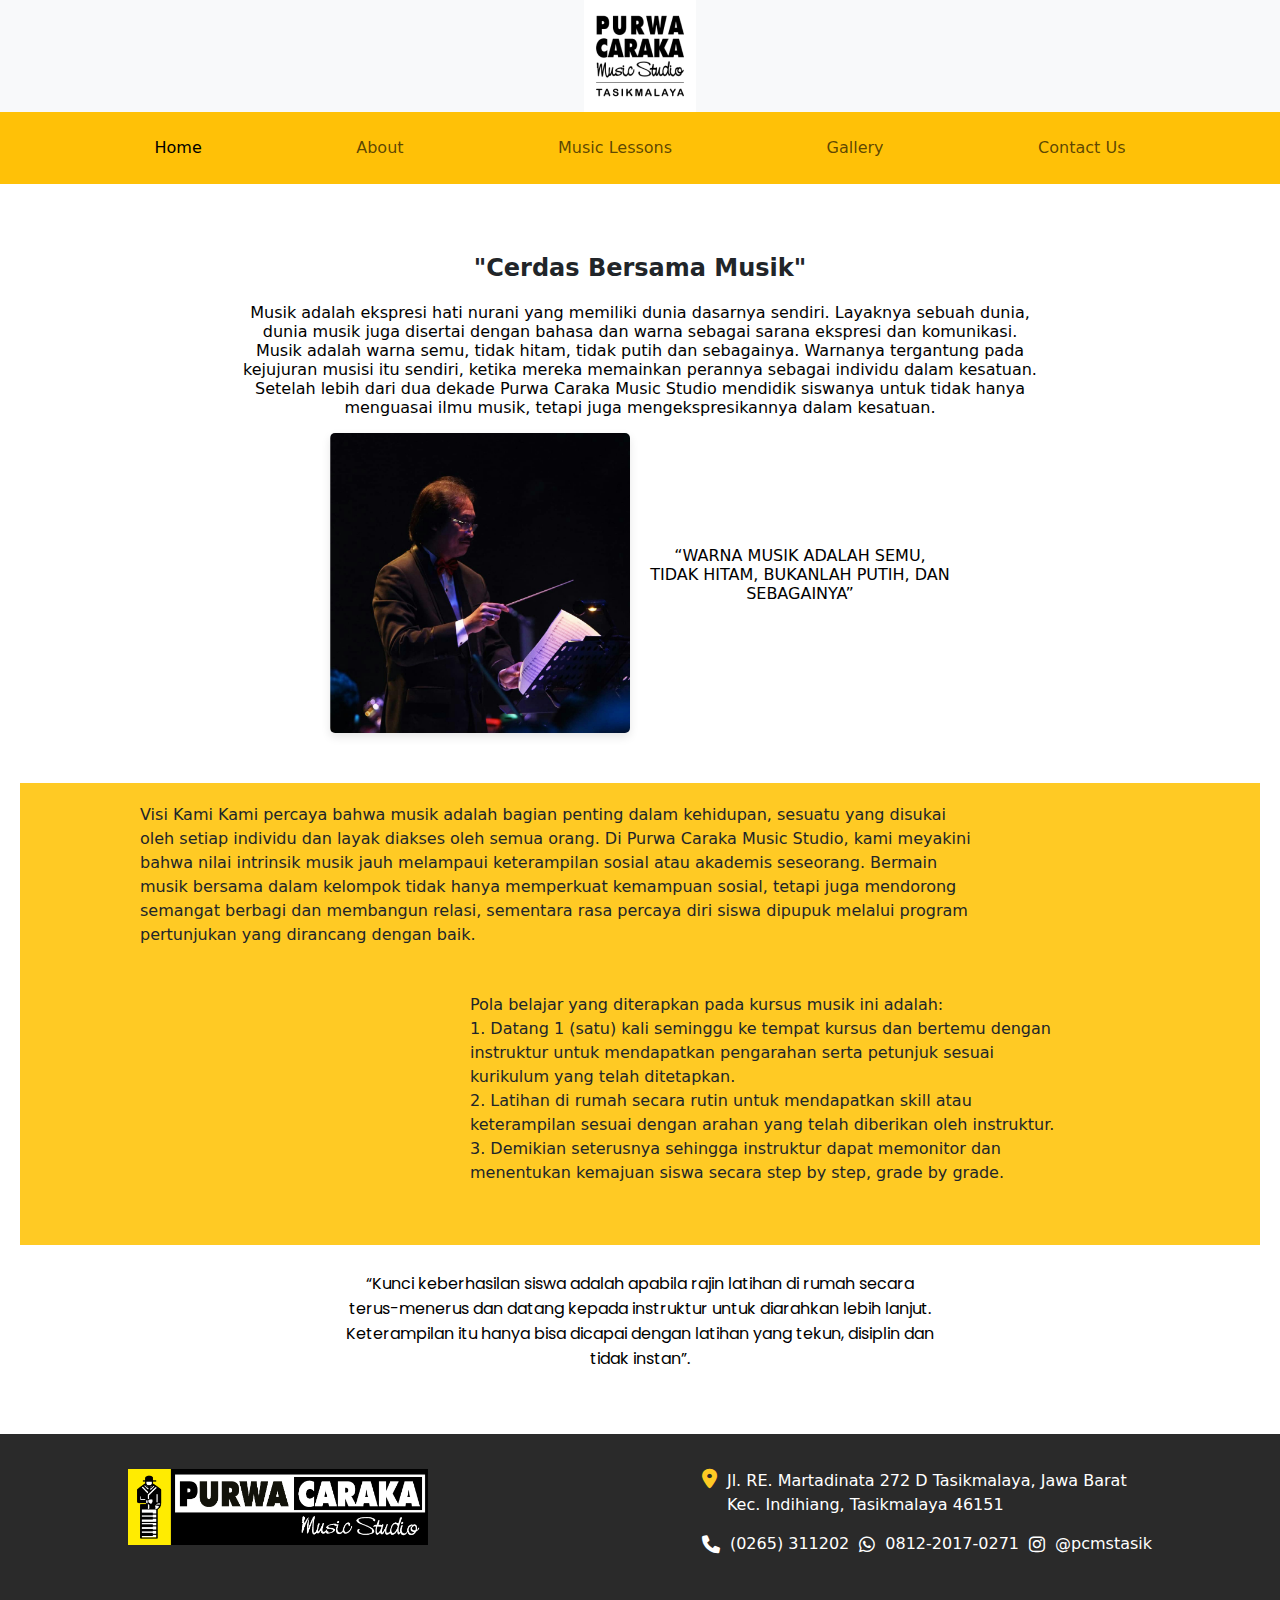
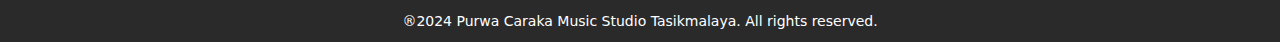
<file: index.html>
<!DOCTYPE html>
<html>
    <head>
        <link rel="stylesheet"	href="style/style.css">
		<meta  charset="utf-8">
		<meta name="viewport" content="width=device-width, initial-scale=1.0">
		<title>Halaman Home</title>
        <link href="https://cdnjs.cloudflare.com/ajax/libs/font-awesome/6.0.0-beta3/css/all.min.css" rel="stylesheet">
		<link rel="preconnect" href="https://fonts.googleapis.com">
        <link rel="preconnect" href="https://fonts.gstatic.com" crossorigin>
        <link href="https://fonts.googleapis.com/css2?family=Poppins:ital,wght@0,100;0,200;0,300;0,400;0,500;0,600;0,700;0,800;
        0,900;1,100;1,200;1,300;1,400;1,500;1,600;1,700;1,800;1,900&display=swap" rel="stylesheet">
        <link href="https://cdn.jsdelivr.net/npm/bootstrap@5.3.3/dist/css/bootstrap.min.css" rel="stylesheet" integrity="sha384-QWTKZyjpPEjISv5WaRU9OFeRpok6YctnYmDr5pNlyT2bRjXh0JMhjY6hW+ALEwIH" crossorigin="anonymous">
        <script src="https://cdn.jsdelivr.net/npm/bootstrap@5.3.3/dist/js/bootstrap.bundle.min.js" integrity="sha384-YvpcrYf0tY3lHB60NNkmXc5s9fDVZLESaAA55NDzOxhy9GkcIdslK1eN7N6jIeHz" crossorigin="anonymous"></script>
    </head>

    <body id="home">
        <header class="sticky-top bg-light ">
            <div class="d-flex justify-content-center">
                <img src="assets/images/LogoPurwaCaraka.png" class="img-fluid" alt="Logo">
            </div>
            <nav class="navbar bg-warning navbar-expand-lg">
                <div class="container-fluid">
                  <button class="navbar-toggler ms-auto" type="button" data-bs-toggle="collapse" data-bs-target="#navbarNavAltMarkup" aria-controls="navbarNavAltMarkup" aria-expanded="false" aria-label="Toggle navigation">
                    <span class="navbar-toggler-icon"></span>
                  </button>
                  <div class="collapse navbar-collapse row justify-content-evenly" id="navbarNavAltMarkup">
                    <div class="p-2 navbar-nav justify-content-evenly">
                      <a class="nav-link active .text-light" aria-current="page" href="index.html">Home</a>
                      <a class="nav-link" href="About.html">About</a>
                      <a class="nav-link" href="Musiclessons.html">Music Lessons</a>
                      <a class="nav-link" href="Gallery.html">Gallery</a>
                      <a class="nav-link" href="Contact.html">Contact Us</a>
                    </div>
                  </div>
                </div>
              </nav>
        </header>

        <main>
            <div id="content">
                <article class="container1">
                    <h2>"Cerdas Bersama Musik"</h2>
                    <p>
                        Musik adalah ekspresi hati nurani yang memiliki dunia dasarnya sendiri. Layaknya sebuah dunia, dunia musik juga disertai dengan bahasa dan warna sebagai sarana ekspresi dan komunikasi. 
                        Musik adalah warna semu, tidak hitam, tidak putih dan sebagainya. Warnanya tergantung pada kejujuran musisi itu sendiri, ketika mereka memainkan perannya sebagai individu dalam kesatuan.
                        Setelah lebih dari dua dekade Purwa Caraka Music Studio mendidik siswanya untuk tidak hanya menguasai ilmu musik, tetapi juga mengekspresikannya dalam kesatuan.
                    </p>
                    <div class="gambarteks">
                        <img src="assets/gambar/gambar1.jpg" alt="bapamusik" id="bapamusik">
                        <div class="textdikanan">
                            <p>“WARNA MUSIK ADALAH SEMU, TIDAK HITAM, BUKANLAH PUTIH, DAN SEBAGAINYA”</p>
                        </div>
                    </div>
                </article>
                    <article class="container2">
                            <div class="tekskiri">
                                <p>
                                    Visi Kami Kami percaya bahwa musik adalah bagian penting dalam kehidupan, 
                                    sesuatu yang disukai oleh setiap individu dan layak diakses oleh semua orang. 
                                    Di Purwa Caraka Music Studio, kami meyakini bahwa nilai intrinsik musik jauh melampaui keterampilan sosial atau akademis seseorang. 
                                    Bermain musik bersama dalam kelompok tidak hanya memperkuat kemampuan sosial, tetapi juga mendorong semangat berbagi dan membangun relasi, 
                                    sementara rasa percaya diri siswa dipupuk melalui program pertunjukan yang dirancang dengan baik.
                                </p>
                            </div>
                            <div class="tekskanan">
                                    <li>Pola belajar yang diterapkan pada kursus musik ini adalah:</li>
                                    <li>
                                    1. Datang 1 (satu) kali seminggu ke tempat kursus dan bertemu dengan instruktur 
                                    untuk mendapatkan pengarahan serta petunjuk sesuai kurikulum yang telah ditetapkan.
                                    </li>
                                    <li>
                                    2. Latihan di rumah secara rutin untuk mendapatkan skill atau keterampilan 
                                    sesuai dengan arahan yang telah diberikan oleh instruktur.
                                    </li>
                                    <li>
                                    3. Demikian seterusnya sehingga instruktur dapat memonitor dan menentukan kemajuan siswa secara step by step, grade by grade.
                                    </li>
                            </div>        
                    </article>   
                    
                    <article class="container3">
                        <p>
                            “Kunci keberhasilan siswa adalah apabila rajin latihan di rumah secara terus-menerus dan datang kepada instruktur untuk diarahkan lebih lanjut. 
                            Keterampilan itu hanya bisa dicapai dengan latihan yang tekun, disiplin dan tidak instan”.
                        </p>
                    </article>
                </div>
            </div>
        </main>
    </body>

    <footer>
        <div class="container6">
            <img src="assets/gambar/logofooter.jpg" alt="Logo Purwa Caraka">
            <div class="footer-description">
                <div class="footer-alamat">
                        <i class="fas fa-map-marker-alt"></i>
                        <a href="https://maps.app.goo.gl/C8NkA5BYqf9vazHs5" target="_blank">
                        Jl. RE. Martadinata 272 D Tasikmalaya, Jawa Barat<br>
                        Kec. Indihiang, Tasikmalaya 46151</p>
                    </a>   
                </div>
                <div class="social-media">    
                    <ul>
                        <li>
                            <a href="" target="_blank">
                                <i class="fas fa-phone"></i>
                                (0265) 311202
                            </a>
                        </li>
                        <li>
                            <a href="https://wa.me/081220170271" target="_blank">
                                <i class="fab fa-whatsapp"></i>
                                0812-2017-0271
                            </a>
                        </li>
                        <li>
                            <a href="https://www.instagram.com/pcmstasik?igsh=b29lbHJvYmIzMmRz" target="_blank">
                                <i class="fab fa-instagram"></i>
                                @pcmstasik
                            </a>
                        </li>
                    </ul>
                </div> 
            </div>
        </div>
        <div><p>&reg;2024 Purwa Caraka Music Studio Tasikmalaya. All rights reserved.</p>           
    </footer>
</html>
</file>
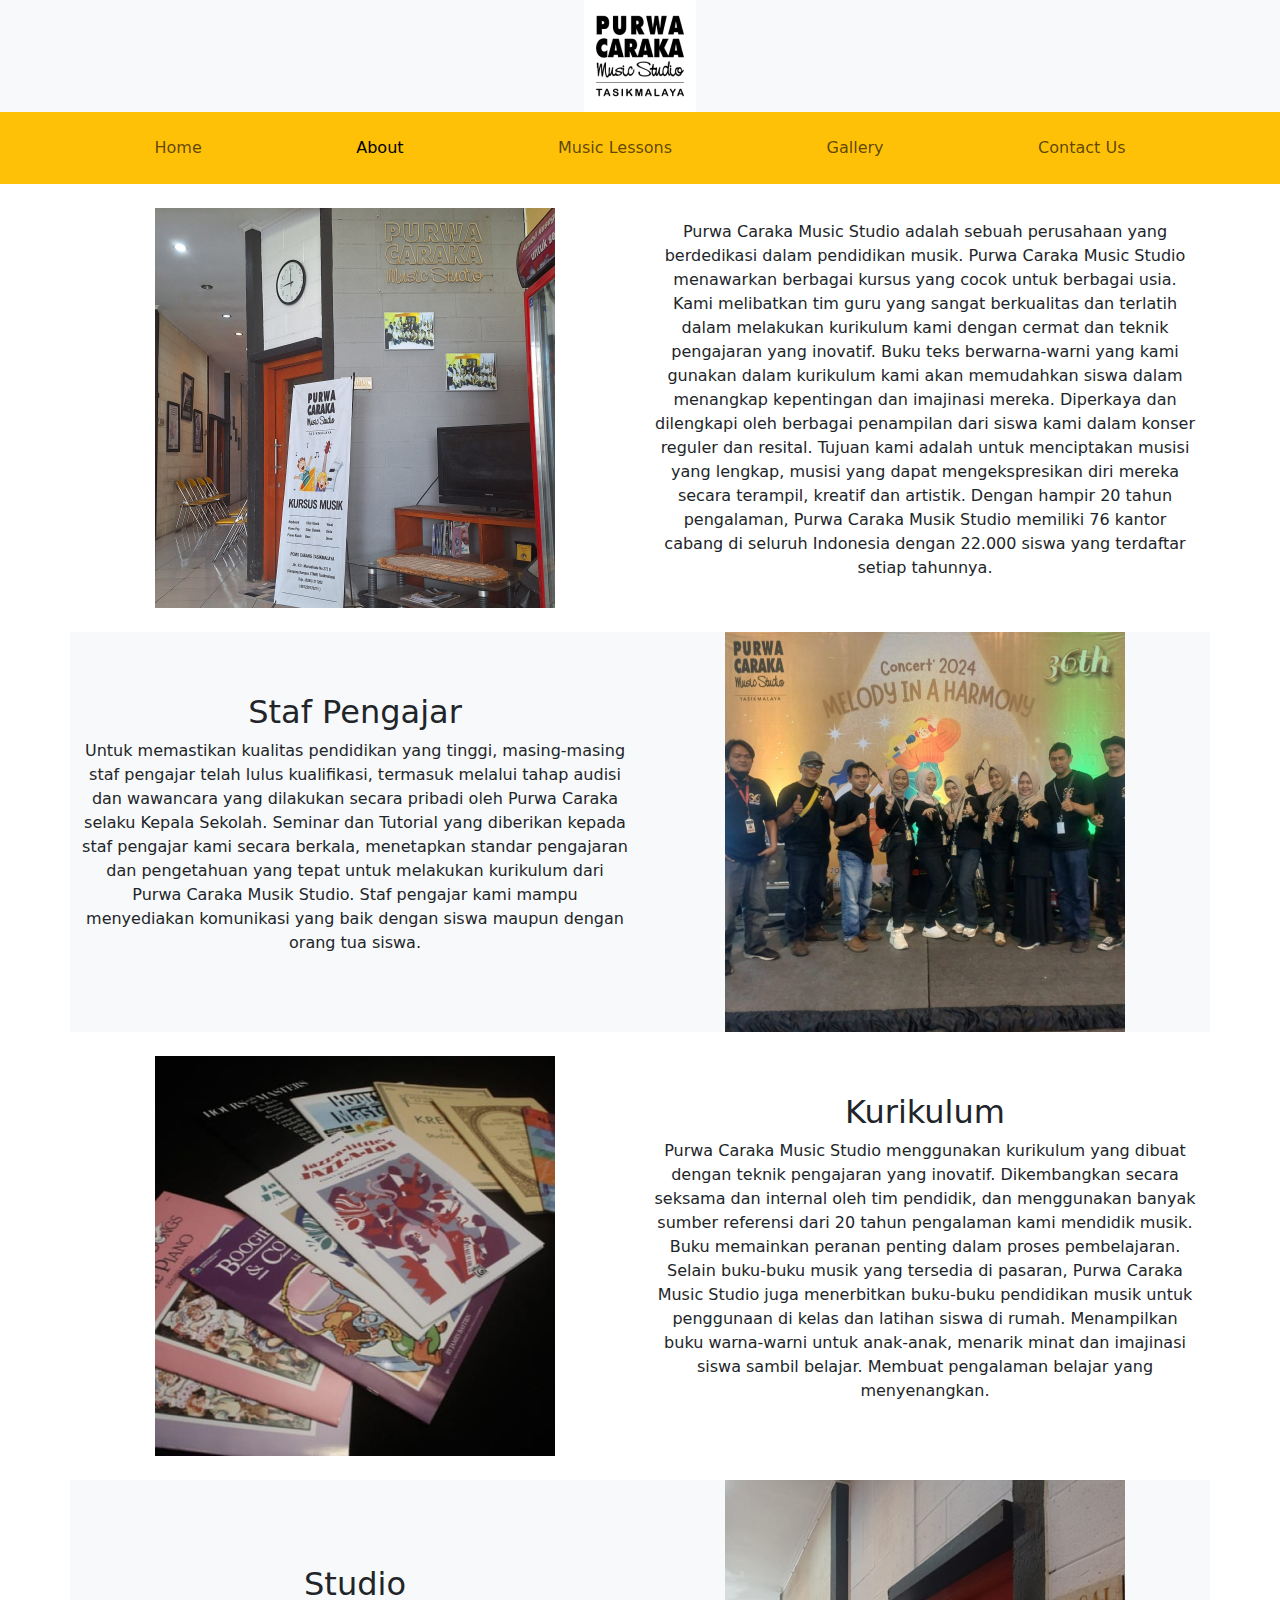
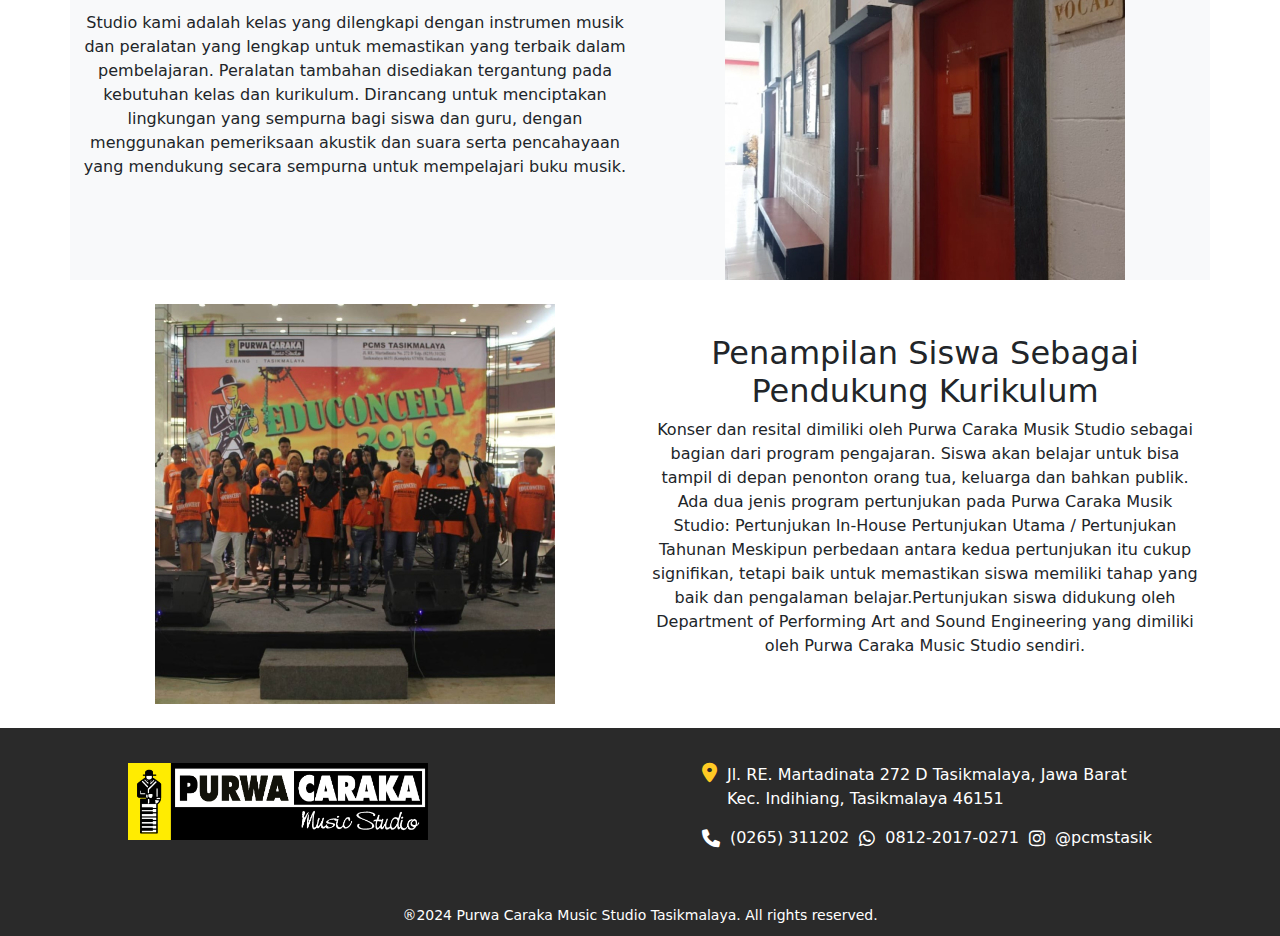
<file: About.html>
<!DOCTYPE html>
<html>
    <head class="">
        <link rel="stylesheet"	href="style/styleA.css">
		<meta  charset="utf-8">
		<meta name="viewport" content="width=device-width, initial-scale=1.0">
		<title>Halaman About</title>
        <link href="https://cdnjs.cloudflare.com/ajax/libs/font-awesome/6.0.0-beta3/css/all.min.css" rel="stylesheet">
		<link rel="preconnect" href="https://fonts.googleapis.com">
        <link rel="preconnect" href="https://fonts.gstatic.com" crossorigin>
        <link href="https://fonts.googleapis.com/css2?family=Poppins:ital,wght@0,100;0,200;0,300;0,400;0,500;0,600;0,700;0,800;
        0,900;1,100;1,200;1,300;1,400;1,500;1,600;1,700;1,800;1,900&display=swap" rel="stylesheet">
        <link href="https://cdn.jsdelivr.net/npm/bootstrap@5.3.3/dist/css/bootstrap.min.css" rel="stylesheet" integrity="sha384-QWTKZyjpPEjISv5WaRU9OFeRpok6YctnYmDr5pNlyT2bRjXh0JMhjY6hW+ALEwIH" crossorigin="anonymous">
        <script src="https://cdn.jsdelivr.net/npm/bootstrap@5.3.3/dist/js/bootstrap.bundle.min.js" integrity="sha384-YvpcrYf0tY3lHB60NNkmXc5s9fDVZLESaAA55NDzOxhy9GkcIdslK1eN7N6jIeHz" crossorigin="anonymous"></script>
    </head>

    <body class="" id="About">
        <header class="sticky-top bg-light ">
            <div class="d-flex justify-content-center">
                <img src="assets/images/LogoPurwaCaraka.png" class="img-fluid" alt="Logo">
            </div>
            <nav class="navbar bg-warning navbar-expand-lg">
                <div class="container-fluid">
                  <button class="navbar-toggler ms-auto" type="button" data-bs-toggle="collapse" data-bs-target="#navbarNavAltMarkup" aria-controls="navbarNavAltMarkup" aria-expanded="false" aria-label="Toggle navigation">
                    <span class="navbar-toggler-icon"></span>
                  </button>
                  <div class="collapse navbar-collapse row justify-content-evenly" id="navbarNavAltMarkup">
                    <div class="p-2 navbar-nav justify-content-evenly">
                      <a class="nav-link " aria-current="page" href="index.html">Home</a>
                      <a class="nav-link active" href="About.html">About</a>
                      <a class="nav-link" href="Musiclessons.html">Music Lessons</a>
                      <a class="nav-link" href="Gallery.html">Gallery</a>
                      <a class="nav-link" href="Contact.html">Contact Us</a>
                    </div>
                  </div>
                </div>
              </nav>
        </header>

        <main class="container">
            <article class="row align-items-center my-4">
                <div class="col-12 col-md-6 order-md-1 text-center">
                    <img src="assets/gambar/about1.jpg" class="img-fluid" id="gambarA1" alt="About 1">
                </div>
                <div class="col-12 col-md-6 order-md-2 text-center">
                    <p>
                        Purwa Caraka Music Studio adalah sebuah perusahaan yang berdedikasi dalam pendidikan musik. Purwa Caraka Music Studio menawarkan berbagai kursus yang cocok untuk berbagai usia. Kami melibatkan tim guru yang sangat berkualitas dan terlatih dalam melakukan kurikulum kami dengan cermat dan teknik pengajaran yang inovatif. Buku teks berwarna-warni yang kami gunakan dalam kurikulum kami akan memudahkan siswa dalam menangkap kepentingan dan imajinasi mereka. Diperkaya dan dilengkapi oleh berbagai penampilan dari siswa kami dalam konser reguler dan resital.
                        Tujuan kami adalah untuk menciptakan musisi yang lengkap, musisi yang dapat mengekspresikan diri mereka secara terampil, kreatif dan artistik. Dengan hampir 20 tahun pengalaman, Purwa Caraka Musik Studio memiliki 76 kantor cabang di seluruh Indonesia dengan 22.000 siswa yang terdaftar setiap tahunnya.
                    </p>
                </div>
            </article>

            <article class="row align-items-center my-0 bg-light">
                <div class="col-12 col-md-6 order-md-2 text-center">
                    <img src="assets/gambar/about2.jpg" class="img-fluid" alt="About 2">
                </div>
                <div class="col-12 col-md-6 order-md-1 text-center">
                    <h2>Staf Pengajar</h2>
                    <p>
                        Untuk memastikan kualitas pendidikan yang tinggi, masing-masing staf pengajar telah lulus kualifikasi, termasuk melalui tahap audisi dan wawancara yang dilakukan secara pribadi oleh Purwa Caraka selaku Kepala Sekolah.
                        Seminar dan Tutorial yang diberikan kepada staf pengajar kami secara berkala, menetapkan standar pengajaran dan pengetahuan yang tepat untuk melakukan kurikulum dari Purwa Caraka Musik Studio.
                        Staf pengajar kami mampu menyediakan komunikasi yang baik dengan siswa maupun dengan orang tua siswa.
                    </p>
                </div>
            </article>

            <article class="row align-items-center my-4">
                <div class="col-12 col-md-6 order-md-1 text-center">
                    <img src="assets/gambar/about3.jpg" class="img-fluid" id="gambarA3" alt="About 3">
                </div>
                <div class="col-12 col-md-6 order-md-2 text-center">
                    <h2>Kurikulum</h2>
                    <p>
                        Purwa Caraka Music Studio menggunakan kurikulum yang dibuat dengan teknik pengajaran yang inovatif. Dikembangkan secara seksama dan internal oleh tim pendidik, dan menggunakan banyak sumber referensi dari 20 tahun pengalaman kami mendidik musik.
                        Buku memainkan peranan penting dalam proses pembelajaran. Selain buku-buku musik yang tersedia di pasaran, Purwa Caraka Music Studio juga menerbitkan buku-buku pendidikan musik untuk penggunaan di kelas dan latihan siswa di rumah. Menampilkan buku warna-warni untuk anak-anak, menarik minat dan imajinasi siswa sambil belajar. Membuat pengalaman belajar yang menyenangkan.
                    </p>
                </div>
            </article>

            <article class="row align-items-center my-4 bg-light">
                <div class="col-12 col-md-6 order-md-2 text-center">
                    <img src="assets/gambar/about4.jpg" class="img-fluid" id="gambarA4" alt="About 4">
                </div>
                <div class="col-12 col-md-6 order-md-1 text-center">
                    <h2>Studio</h2> 
                    <p>
                        Studio kami adalah kelas yang dilengkapi dengan instrumen musik dan peralatan yang lengkap untuk memastikan yang terbaik dalam pembelajaran. 
                        Peralatan tambahan disediakan tergantung pada kebutuhan kelas dan kurikulum. Dirancang untuk menciptakan lingkungan yang sempurna bagi siswa dan guru, 
                        dengan menggunakan pemeriksaan akustik dan suara serta pencahayaan yang mendukung secara sempurna untuk mempelajari buku musik.
                    </p>
                </div>
            </article>

            <article class="row align-items-center my-4">
                <div class="col-12 col-md-6 order-md-1 text-center">
                    <img src="assets/gambar/about5.jpg" class="img-fluid" id="gambarA5" alt="About 5">
                </div>
                <div class="col-12 col-md-6 order-md-2 text-center">
                    <h2>Penampilan Siswa Sebagai Pendukung Kurikulum</h2>
                    <p>
                        Konser dan resital dimiliki oleh Purwa Caraka Musik Studio sebagai bagian dari program pengajaran. Siswa akan belajar untuk bisa tampil di depan penonton orang tua, keluarga dan bahkan publik. Ada dua jenis program pertunjukan pada Purwa Caraka Musik Studio:
                        Pertunjukan In-House
                        Pertunjukan Utama / Pertunjukan Tahunan

                        Meskipun perbedaan antara kedua pertunjukan itu cukup signifikan, tetapi baik untuk memastikan siswa memiliki tahap yang baik dan pengalaman belajar.Pertunjukan siswa didukung oleh Department of Performing Art and Sound Engineering yang dimiliki oleh Purwa Caraka Music Studio sendiri.
                    </p>
                </div>
            </article>
        </main>
    </body>

    <footer>
        <div class="container6">
            <img src="assets/gambar/logofooter.jpg" alt="Logo Purwa Caraka">
          
            <div class="footer-description">
                <div class="footer-alamat">
                    <i class="fas fa-map-marker-alt"></i>
                    <a href="https://maps.app.goo.gl/C8NkA5BYqf9vazHs5" target="_blank">
                    Jl. RE. Martadinata 272 D Tasikmalaya, Jawa Barat<br>
                    Kec. Indihiang, Tasikmalaya 46151</p>
                    </a>   
                </div>
                <div class="social-media">    
                    <ul>
                        <li>
                            <a href="" target="_blank">
                                <i class="fas fa-phone"></i>
                                (0265) 311202
                            </a>
                        </li>
                        <li>
                            <a href="https://wa.me/081220170271" target="_blank">
                                <i class="fab fa-whatsapp"></i>
                                0812-2017-0271
                            </a>
                        </li>
                        <li>
                            <a href="https://www.instagram.com/pcmstasik?igsh=b29lbHJvYmIzMmRz" target="_blank">
                                <i class="fab fa-instagram"></i>
                                @pcmstasik
                            </a>
                        </li>
                    </ul>
                </div> 
            </div>
        </div>
        <div><p>&reg;2024 Purwa Caraka Music Studio Tasikmalaya. All rights reserved.</p>           
    </footer>
</html>
</file>
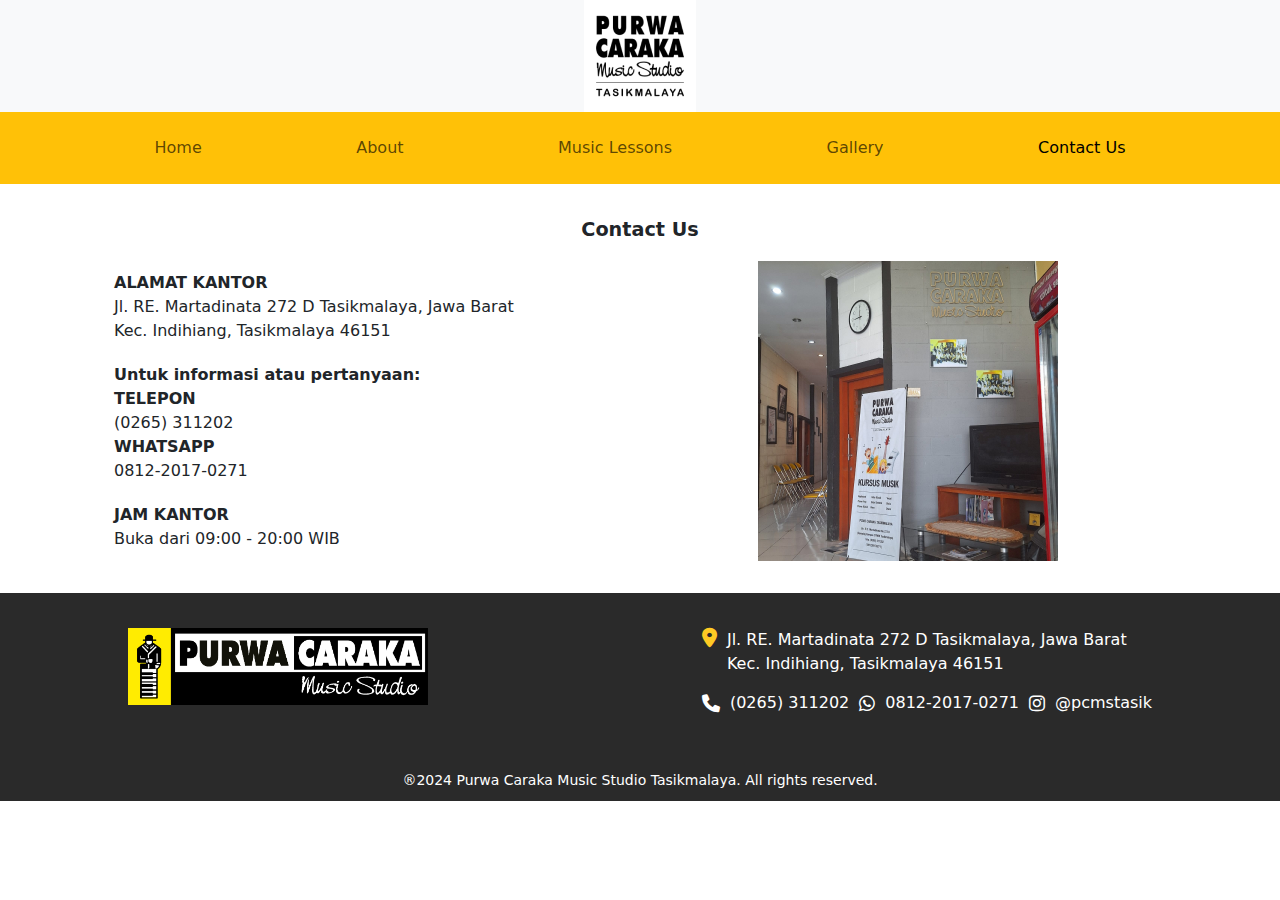
<file: Contact.html>
<!DOCTYPE html>
<html lang="en">

<head>
    <meta charset="UTF-8">
    <meta name="viewport" content="width=device-width, initial-scale=1.0">
    <link rel="stylesheet" href="styles/Contact.css">
    <link href="https://cdnjs.cloudflare.com/ajax/libs/font-awesome/6.4.0/css/all.min.css" rel="stylesheet">
    <link href="https://cdnjs.cloudflare.com/ajax/libs/font-awesome/6.0.0-beta3/css/all.min.css" rel="stylesheet">
    <link rel="preconnect" href="https://fonts.googleapis.com">
    <link rel="preconnect" href="https://fonts.gstatic.com" crossorigin>
    <link href="https://fonts.googleapis.com/css2?family=Poppins:ital,wght@0,100;0,200;0,300;0,400;0,500;0,600;0,700;0,800;
    0,900;1,100;1,200;1,300;1,400;1,500;1,600;1,700;1,800;1,900&display=swap" rel="stylesheet">
    <link href="https://cdn.jsdelivr.net/npm/bootstrap@5.3.3/dist/css/bootstrap.min.css" rel="stylesheet" integrity="sha384-QWTKZyjpPEjISv5WaRU9OFeRpok6YctnYmDr5pNlyT2bRjXh0JMhjY6hW+ALEwIH" crossorigin="anonymous">
        <script src="https://cdn.jsdelivr.net/npm/bootstrap@5.3.3/dist/js/bootstrap.bundle.min.js" integrity="sha384-YvpcrYf0tY3lHB60NNkmXc5s9fDVZLESaAA55NDzOxhy9GkcIdslK1eN7N6jIeHz" crossorigin="anonymous"></script>
    <title>Contact Us</title>

</head>

<body>
    <header class="sticky-top bg-light ">
        <div class="d-flex justify-content-center">
            <img src="assets/images/LogoPurwaCaraka.png" class="img-fluid" alt="Logo">
        </div>
        <nav class="navbar bg-warning navbar-expand-lg">
            <div class="container-fluid">
              <button class="navbar-toggler ms-auto" type="button" data-bs-toggle="collapse" data-bs-target="#navbarNavAltMarkup" aria-controls="navbarNavAltMarkup" aria-expanded="false" aria-label="Toggle navigation">
                <span class="navbar-toggler-icon"></span>
              </button>
              <div class="collapse navbar-collapse row justify-content-evenly" id="navbarNavAltMarkup">
                <div class="p-2 navbar-nav justify-content-evenly">
                  <a class="nav-link" aria-current="page" href="index.html">Home</a>
                  <a class="nav-link" href="About.html">About</a>
                  <a class="nav-link" href="Musiclessons.html">Music Lessons</a>
                  <a class="nav-link" href="Gallery.html">Gallery</a>
                  <a class="nav-link active" href="Contact.html">Contact Us</a>
                </div>
              </div>
            </div>
          </nav>
    </header>
    <main>
        <section>
            <p class="title">Contact Us</p>
        </section>

        <section class="content">
            <div class="content-description">
                <div class="content-detail">
                    <p class="P-detail"><b>ALAMAT KANTOR</b></p>
                    <p>
                        Jl. RE. Martadinata 272 D Tasikmalaya, Jawa Barat <br>
                        Kec. Indihiang, Tasikmalaya 46151
                    </p>
                </div>
                <div class="content-detail">
                    <p class="P-detail"><b>Untuk informasi atau pertanyaan:</b></p>
                    <p><b>TELEPON</b></p>
                    <p>(0265) 311202</p>
                    <p><b>WHATSAPP</b></p>
                    <p>0812-2017-0271</p>
                </div>
                <div class="content-detail">
                    <p class="P-detail"><b>JAM KANTOR</b></p>
                    <p>Buka dari 09:00 - 20:00 WIB</p>
                </div>
            </div>

            <div class="content-image">
                <img src="assets/images/FotoContactUs.png" alt="Contact Image">
            </div>
        </section>
    </main>

</body>

<footer>
    <div class="container6">
        <img src="assets/gambar/logofooter.jpg" alt="Logo Purwa Caraka">
      
        <div class="footer-description">
            <div class="footer-alamat">
                <i class="fas fa-map-marker-alt"></i>
                <a href="https://maps.app.goo.gl/C8NkA5BYqf9vazHs5" target="_blank">
                Jl. RE. Martadinata 272 D Tasikmalaya, Jawa Barat<br>
                Kec. Indihiang, Tasikmalaya 46151</p>
                </a>   
            </div>
            <div class="social-media">    
                <ul>
                    <li>
                        <a href="" target="_blank">
                            <i class="fas fa-phone"></i>
                            (0265) 311202
                        </a>
                    </li>
                    <li>
                        <a href="https://wa.me/081220170271" target="_blank">
                            <i class="fab fa-whatsapp"></i>
                            0812-2017-0271
                        </a>
                    </li>
                    <li>
                        <a href="https://www.instagram.com/pcmstasik?igsh=b29lbHJvYmIzMmRz" target="_blank">
                            <i class="fab fa-instagram"></i>
                            @pcmstasik
                        </a>
                    </li>
                </ul>
            </div> 
        </div>
    </div>
    <div><p>&reg;2024 Purwa Caraka Music Studio Tasikmalaya. All rights reserved.</p>           
</footer>
</html>
</file>
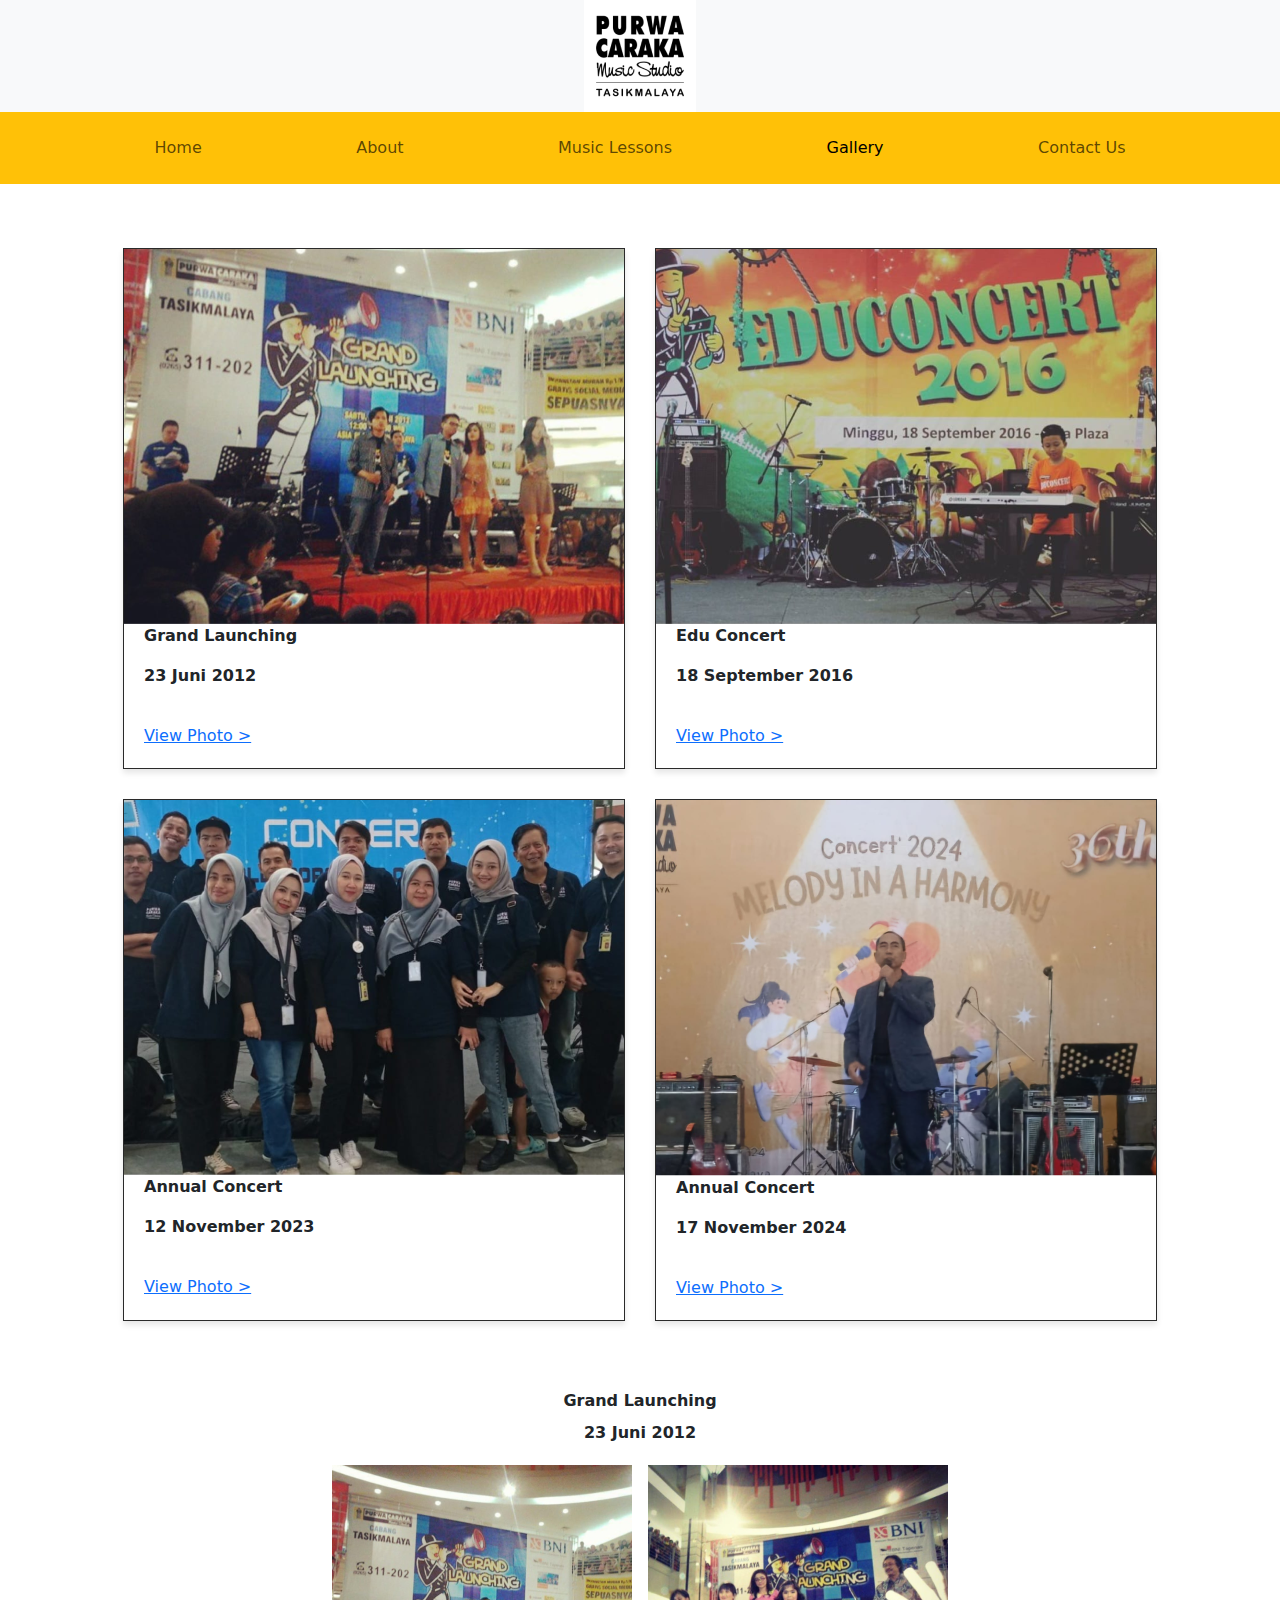
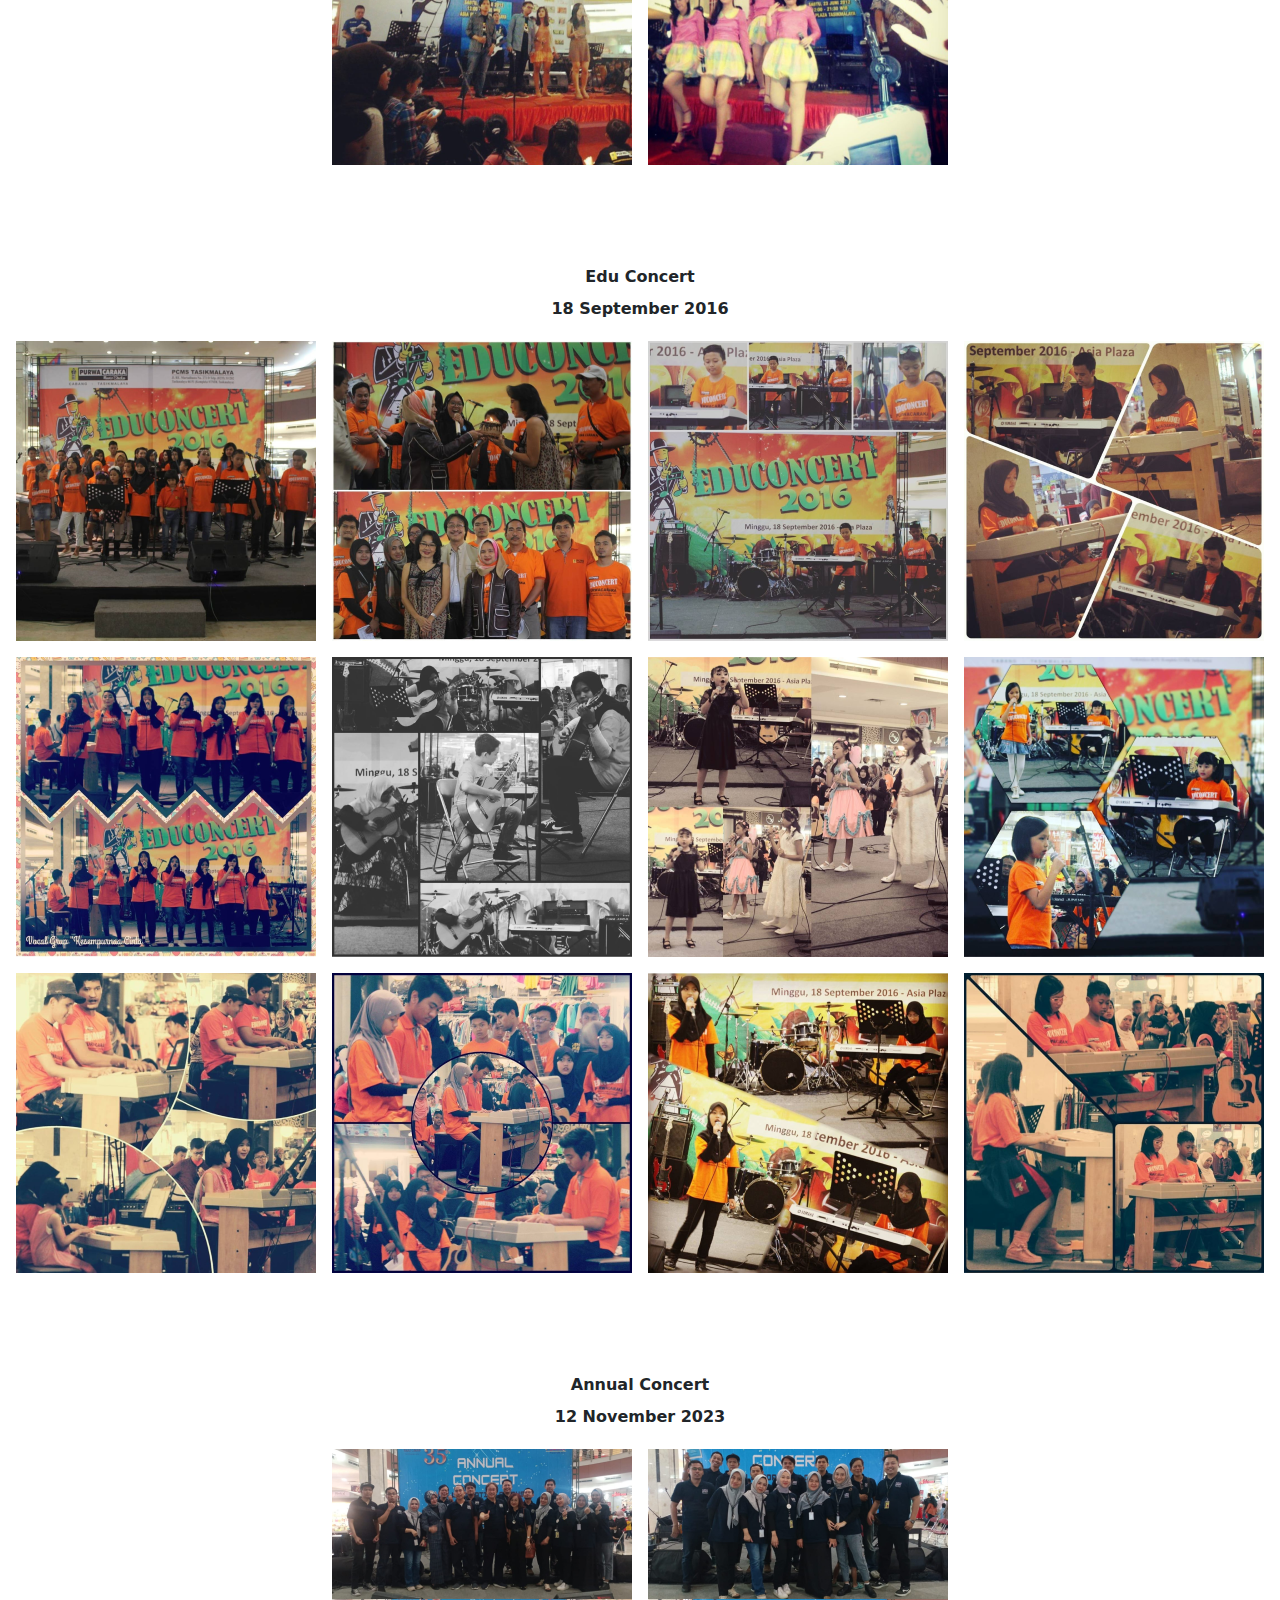
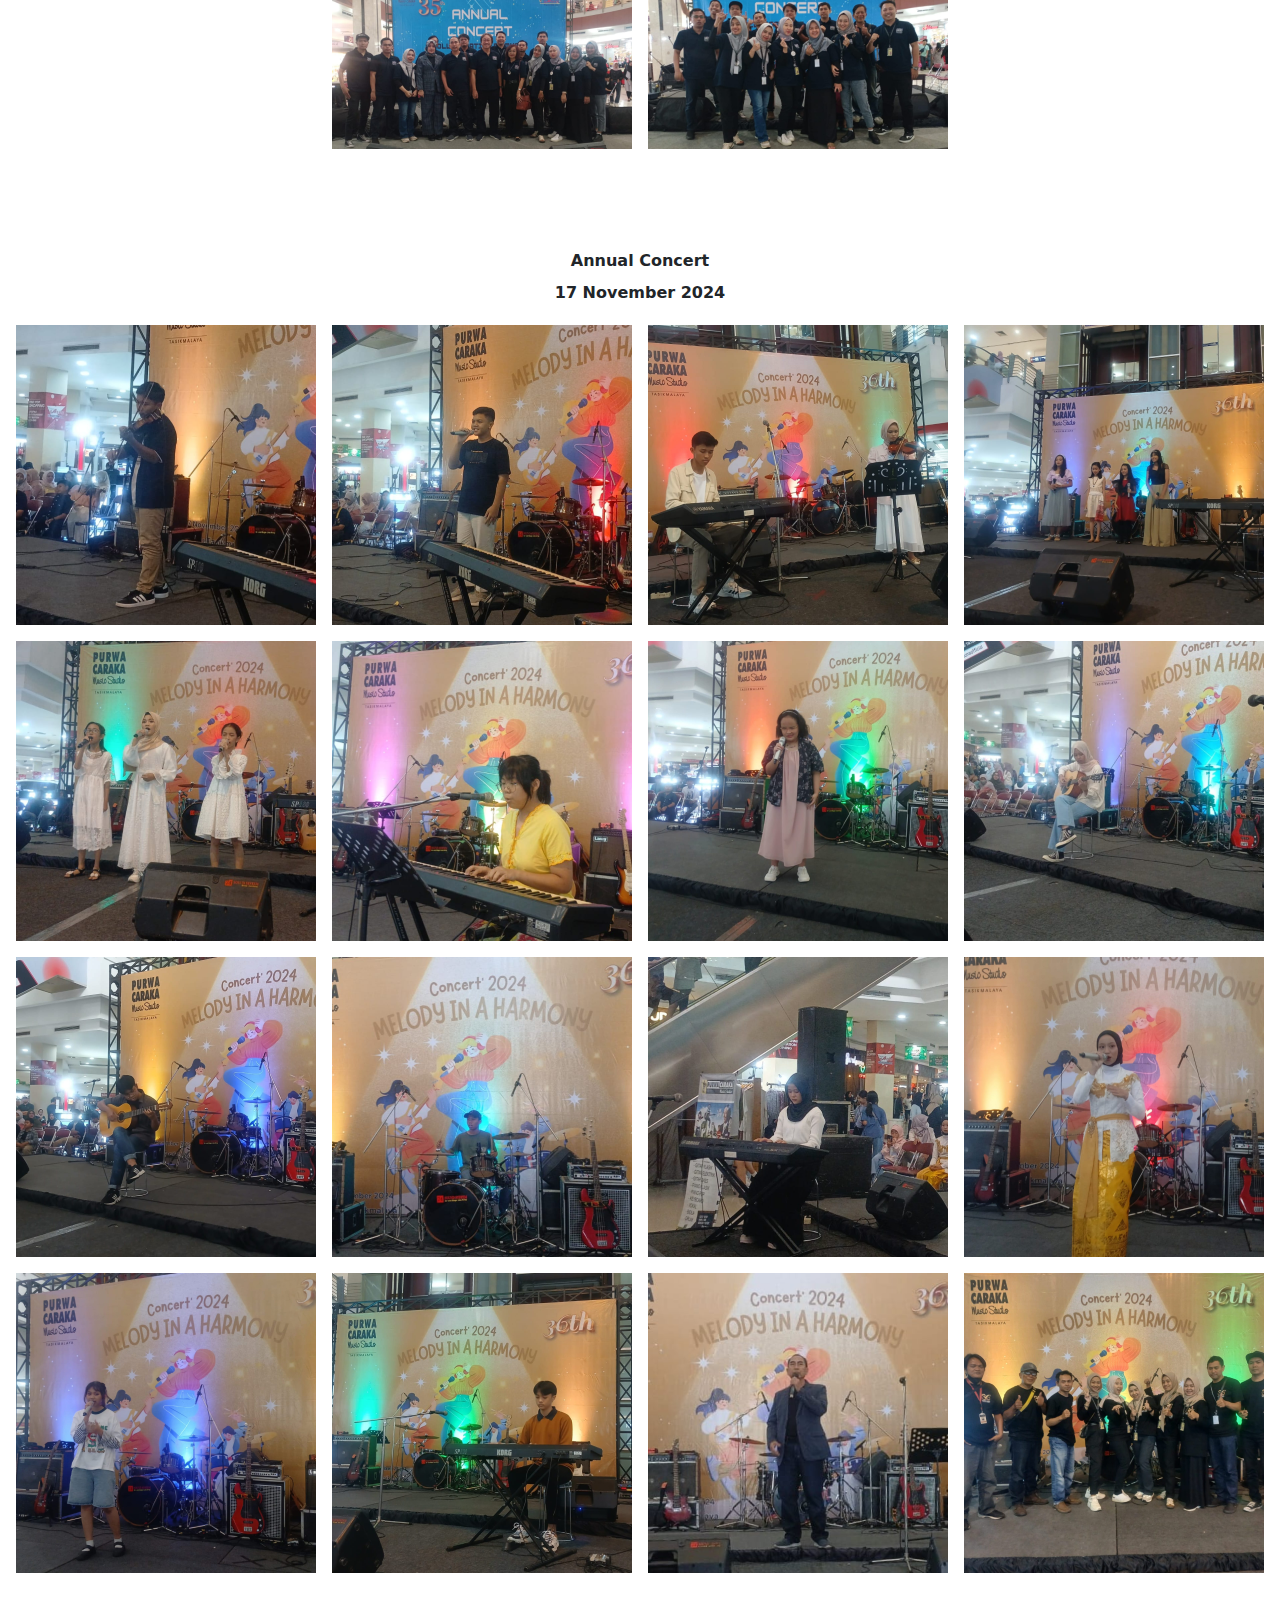
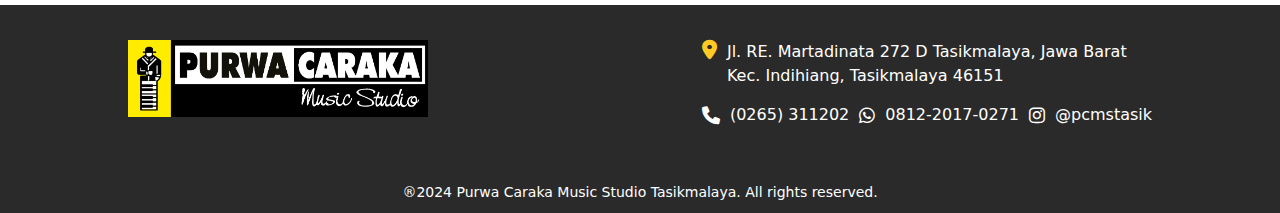
<file: Gallery.html>
<!DOCTYPE html>
<html lang="en">
<head>
    <meta charset="UTF-8">
    <meta name="viewport" content="width=device-width, initial-scale=1.0">
    <link rel="stylesheet" href="styles/Gallery.css">
    <link href="https://cdnjs.cloudflare.com/ajax/libs/font-awesome/6.4.0/css/all.min.css" rel="stylesheet">
    <link href="https://cdnjs.cloudflare.com/ajax/libs/font-awesome/6.0.0-beta3/css/all.min.css" rel="stylesheet">
    <link rel="preconnect" href="https://fonts.googleapis.com">
    <link rel="preconnect" href="https://fonts.gstatic.com" crossorigin>
    <link href="https://fonts.googleapis.com/css2?family=Poppins:ital,wght@0,100;0,200;0,300;0,400;0,500;0,600;0,700;0,800;
    0,900;1,100;1,200;1,300;1,400;1,500;1,600;1,700;1,800;1,900&display=swap" rel="stylesheet">
    <link href="https://cdn.jsdelivr.net/npm/bootstrap@5.3.3/dist/css/bootstrap.min.css" rel="stylesheet" integrity="sha384-QWTKZyjpPEjISv5WaRU9OFeRpok6YctnYmDr5pNlyT2bRjXh0JMhjY6hW+ALEwIH" crossorigin="anonymous">
        <script src="https://cdn.jsdelivr.net/npm/bootstrap@5.3.3/dist/js/bootstrap.bundle.min.js" integrity="sha384-YvpcrYf0tY3lHB60NNkmXc5s9fDVZLESaAA55NDzOxhy9GkcIdslK1eN7N6jIeHz" crossorigin="anonymous"></script>
    <title>Gallery</title>
</head>
<body>
    <header class="sticky-top bg-light ">
        <div class="d-flex justify-content-center">
            <img src="assets/images/LogoPurwaCaraka.png" class="img-fluid" alt="Logo">
        </div>
        <nav class="navbar bg-warning navbar-expand-lg">
            <div class="container-fluid">
              <button class="navbar-toggler ms-auto" type="button" data-bs-toggle="collapse" data-bs-target="#navbarNavAltMarkup" aria-controls="navbarNavAltMarkup" aria-expanded="false" aria-label="Toggle navigation">
                <span class="navbar-toggler-icon"></span>
              </button>
              <div class="collapse navbar-collapse row justify-content-evenly" id="navbarNavAltMarkup">
                <div class="p-2 navbar-nav justify-content-evenly">
                  <a class="nav-link " aria-current="page" href="index.html">Home</a>
                  <a class="nav-link" href="About.html">About</a>
                  <a class="nav-link" href="Musiclessons.html">Music Lessons</a>
                  <a class="nav-link active" href="Gallery.html">Gallery</a>
                  <a class="nav-link" href="Contact.html">Contact Us</a>
                </div>
              </div>
            </div>
          </nav>
    </header>
    <main>
        <div class="content-container">
            <div class="content-preview">
                <img src="assets/images/Grand Lounching.png" alt="" class="preview-image">
                <p>Grand Launching</p>
                <p>23 Juni 2012</p>
                <button class="view-button"> 
                    <a href="#CONTENT 1">View Photo ></a>
                </button>
            </div>
            <div class="content-preview">
                <img src="assets/images/Edu Concert.png" alt="" class="preview-image">
                <p>Edu Concert</p>
                <p>18 September 2016</p>
                <button class="view-button">
                    <a href="#CONTENT 2">View Photo ></a>
                </button>
            </div>
            <div  class="content-preview">
                <img src="assets/images/Annual Concert 2023.png" alt="" class="preview-image">
                <p>Annual Concert</p>
                <p>12 November 2023</p>
                <button class="view-button">
                    <a href="#CONTENT 3">View Photo ></a>
                </button>
            </div>
            <div class="content-preview">
                <img src="assets/images/Annual Concert 2024.png" alt="" class="preview-image">
                <p>Annual Concert</p>
                <p>17 November 2024</p>
                <button class="view-button">
                    <a href="#CONTENT 4">View Photo ></a>
                </button>
            </div>
        </div>

        <div class="content-detail">
            <div class="content-title">
                <p id="CONTENT 1">
                    Grand Launching <br>
                    23 Juni 2012
                </p>
            </div>
            <div class="image-container">
                <div class="image">
                    <img src="assets/images/Grand Lounching 1.png" alt="">
                </div>
                <div class="image">
                    <img src="assets/images/Grand Lounching 2.png" alt="">
                </div>
            </div>
        </div>
        <div class="content-detail">
            <div class="content-title">
                <p id="CONTENT 2">
                    Edu Concert <br>
                    18 September 2016
                </p>
            </div>
            <div class="image-container">
                <div class="image">
                    <img src="assets/images/Edu Concert 1.png" alt="">
                </div>
                <div class="image">
                    <img src="assets/images/Edu Concert 2.png" alt="">
                </div>
                <div class="image">
                    <img src="assets/images/Edu Concert 3.png" alt="">
                </div>
                <div class="image">
                    <img src="assets/images/Edu Concert 4.png" alt="">
                </div>
                <div class="image">
                    <img src="assets/images/Edu Concert 5.png" alt="">
                </div>
                <div class="image">
                    <img src="assets/images/Edu Concert 6.png" alt="">
                </div>
                <div class="image">
                    <img src="assets/images/Edu Concert 7.png" alt="">
                </div>
                <div class="image">
                    <img src="assets/images/Edu Concert 8.png" alt="">
                </div>
                <div class="image">
                    <img src="assets/images/Edu Concert 9.png" alt="">
                </div>
                <div class="image">
                    <img src="assets/images/Edu Concert 10.png" alt="">
                </div>
                <div class="image">
                    <img src="assets/images/Edu Concert 11.png" alt="">
                </div>
                <div class="image">
                    <img src="assets/images/Edu Concert 12.png" alt="">
                </div>
            </div>
        </div>
        <div class="content-detail">
            <div class="content-title">
                <p id="CONTENT 3">
                    Annual Concert <br>
                    12 November 2023
                </p>
            </div>
            <div class="image-container">
                <div class="image">
                    <img src="assets/images/Annual Concert 2023 1.png" alt="">
                </div>
                <div class="image">
                    <img src="assets/images/Annual Concert 2023 2.png" alt="">
                </div>
            </div>
        </div>
        <div class="content-title">
            <p id="CONTENT 4">
                Annual Concert <br>
                17 November 2024
            </p>
        </div>
        <div class="image-container">
            <div class="image">
                <img src="assets/images/Annual Concert 2024 1.png" alt="">
            </div>
            <div class="image">
                <img src="assets/images/Annual Concert 2024 2.png" alt="">
            </div>
            <div class="image">
                <img src="assets/images/Annual Concert 2024 3.png" alt="">
            </div>
            <div class="image">
                <img src="assets/images/Annual Concert 2024 4.png" alt="">
            </div>
            <div class="image">
                <img src="assets/images/Annual Concert 2024 5.png" alt="">
            </div>
            <div class="image">
                <img src="assets/images/Annual Concert 2024 6.png" alt="">
            </div>
            <div class="image">
                <img src="assets/images/Annual Concert 2024 7.png" alt="">
            </div>
            <div class="image">
                <img src="assets/images/Annual Concert 2024 8.png" alt="">
            </div>
            <div class="image">
                <img src="assets/images/Annual Concert 2024 9.png" alt="">
            </div>
            <div class="image">
                <img src="assets/images/Annual Concert 2024 10.png" alt="">
            </div>
            <div class="image">
                <img src="assets/images/Annual Concert 2024 11.png" alt="">
            </div>
            <div class="image">
                <img src="assets/images/Annual Concert 2024 12.png" alt="">
            </div><div class="image">
                <img src="assets/images/Annual Concert 2024 13.png" alt="">
            </div>
            <div class="image">
                <img src="assets/images/Annual Concert 2024 14.png" alt="">
            </div>
            <div class="image">
                <img src="assets/images/Annual Concert 2024 15.png" alt="">
            </div>
            <div class="image">
                <img src="assets/images/Annual Concert 2024 16.png" alt="">
            </div>
        </div>
    </main>
</body>

<footer>
    <div class="container6">
        <img src="assets/gambar/logofooter.jpg" alt="Logo Purwa Caraka">
      
        <div class="footer-description">
            <div class="footer-alamat">
                <i class="fas fa-map-marker-alt"></i>
                <a href="https://maps.app.goo.gl/C8NkA5BYqf9vazHs5" target="_blank">
                Jl. RE. Martadinata 272 D Tasikmalaya, Jawa Barat<br>
                Kec. Indihiang, Tasikmalaya 46151</p>
                </a>   
            </div>
            <div class="social-media">    
                <ul>
                    <li>
                        <a href="" target="_blank">
                            <i class="fas fa-phone"></i>
                            (0265) 311202
                        </a>
                    </li>
                    <li>
                        <a href="https://wa.me/081220170271" target="_blank">
                            <i class="fab fa-whatsapp"></i>
                            0812-2017-0271
                        </a>
                    </li>
                    <li>
                        <a href="https://www.instagram.com/pcmstasik?igsh=b29lbHJvYmIzMmRz" target="_blank">
                            <i class="fab fa-instagram"></i>
                            @pcmstasik
                        </a>
                    </li>
                </ul>
            </div> 
        </div>
    </div>
    <div><p>&reg;2024 Purwa Caraka Music Studio Tasikmalaya. All rights reserved.</p>           
</footer>
</html>
</file>
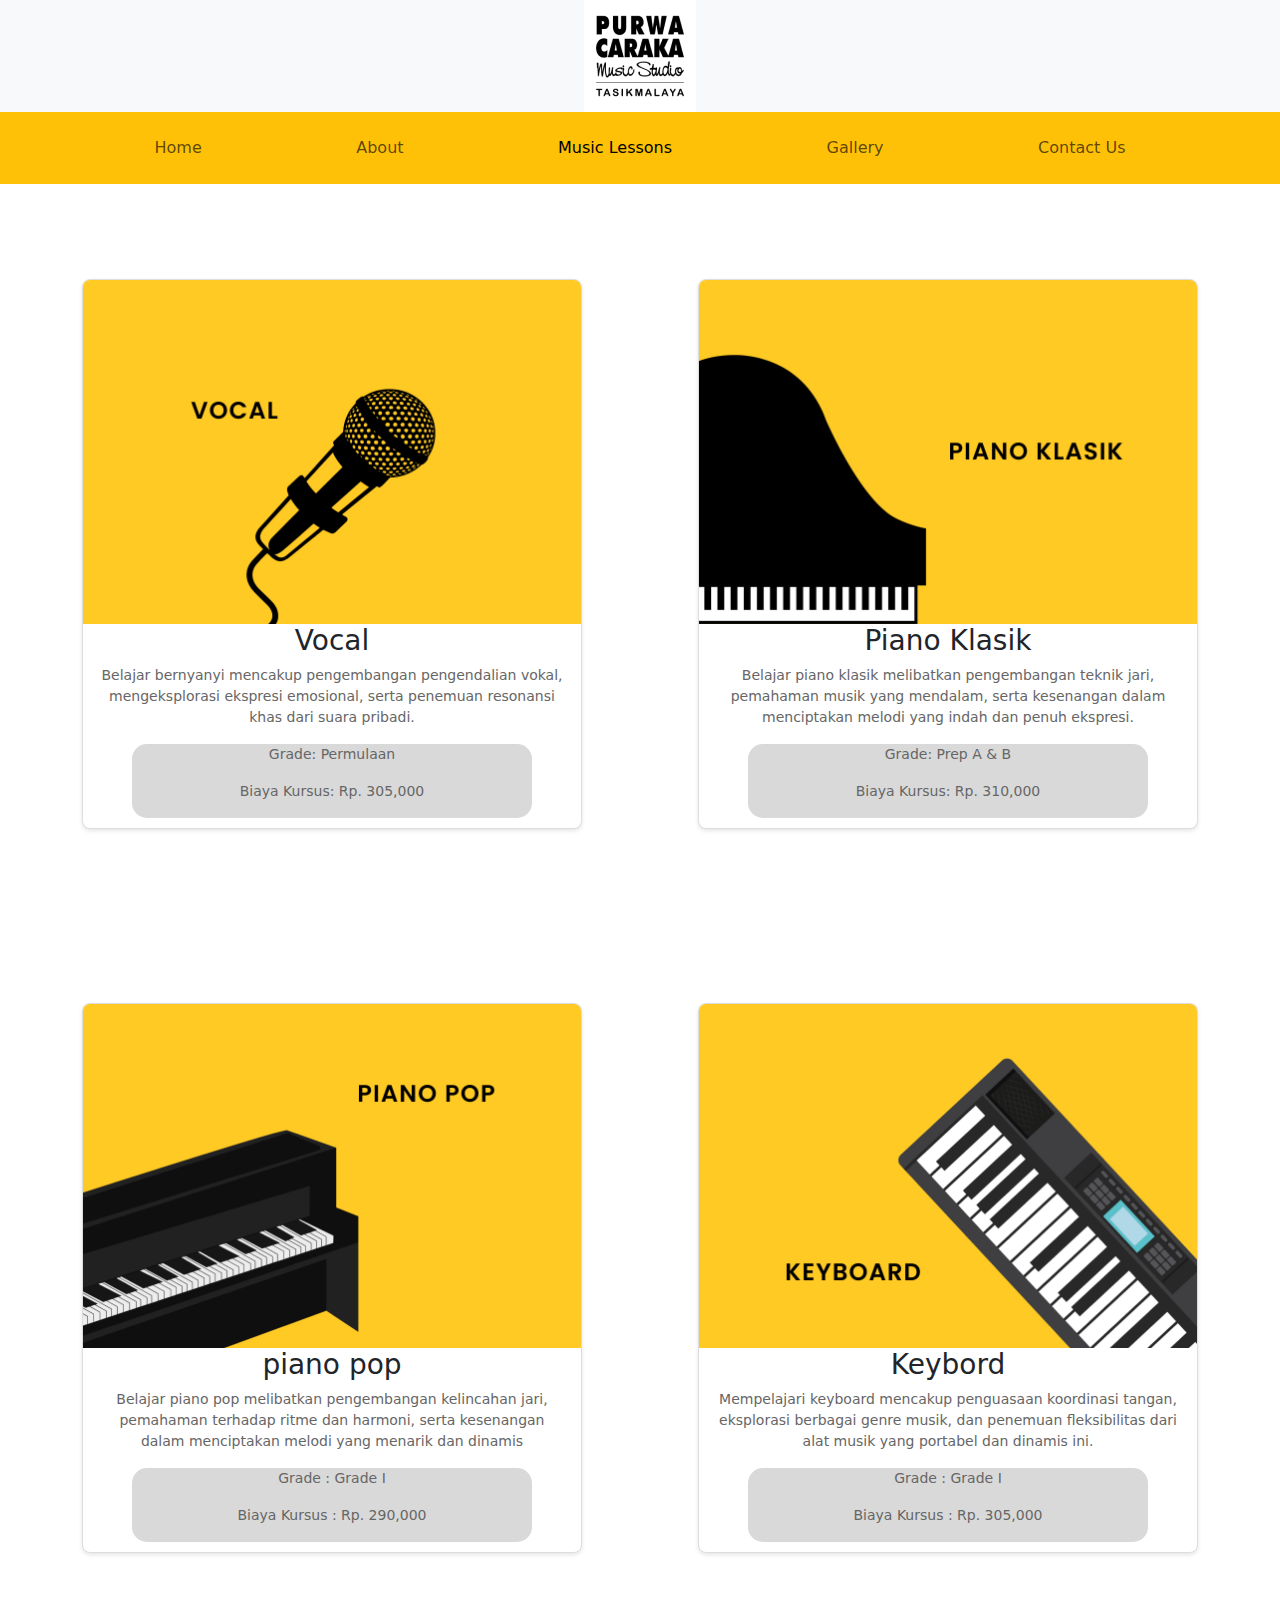
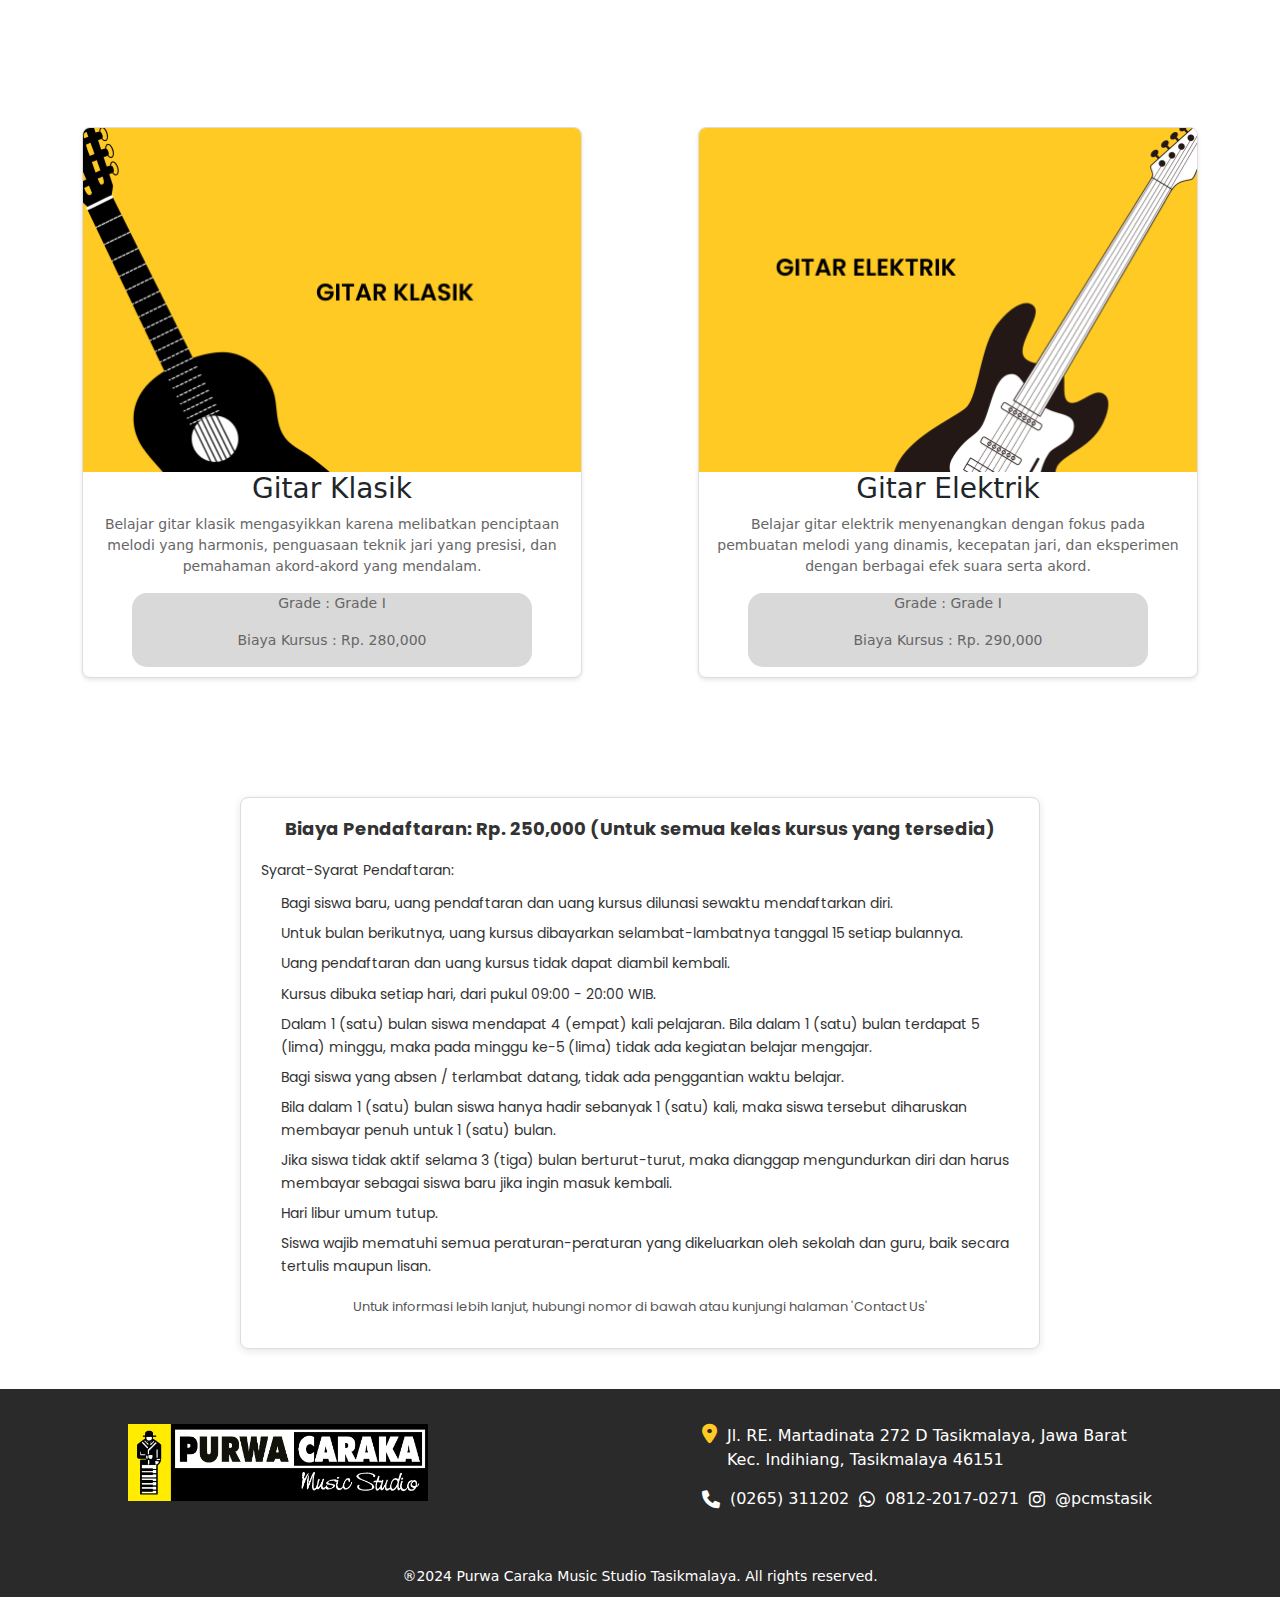
<file: Musiclessons.html>
<!DOCTYPE html>
<html>
    <head>
        <link rel="stylesheet"	href="style/styleM.css">
		<meta  charset="utf-8">
		<meta name="viewport" content="width=device-width, initial-scale=1.0">
		<title>Halaman Muscilessons</title>
        <link href="https://cdnjs.cloudflare.com/ajax/libs/font-awesome/6.0.0-beta3/css/all.min.css" rel="stylesheet">
		<link rel="preconnect" href="https://fonts.googleapis.com">
        <link rel="preconnect" href="https://fonts.gstatic.com" crossorigin>
        <link href="https://fonts.googleapis.com/css2?family=Poppins:ital,wght@0,100;0,200;0,300;0,400;0,500;0,600;0,700;0,800;
        0,900;1,100;1,200;1,300;1,400;1,500;1,600;1,700;1,800;1,900&display=swap" rel="stylesheet">
        <link href="https://cdn.jsdelivr.net/npm/bootstrap@5.3.3/dist/css/bootstrap.min.css" rel="stylesheet" integrity="sha384-QWTKZyjpPEjISv5WaRU9OFeRpok6YctnYmDr5pNlyT2bRjXh0JMhjY6hW+ALEwIH" crossorigin="anonymous">
        <script src="https://cdn.jsdelivr.net/npm/bootstrap@5.3.3/dist/js/bootstrap.bundle.min.js" integrity="sha384-YvpcrYf0tY3lHB60NNkmXc5s9fDVZLESaAA55NDzOxhy9GkcIdslK1eN7N6jIeHz" crossorigin="anonymous"></script>
    </head>

    <body id="Muscilessons">
        <header class="sticky-top bg-light ">
            <div class="d-flex justify-content-center">
                <img src="assets/images/LogoPurwaCaraka.png" class="img-fluid" alt="Logo">
            </div>
            <nav class="navbar bg-warning navbar-expand-lg">
                <div class="container-fluid">
                  <button class="navbar-toggler ms-auto" type="button" data-bs-toggle="collapse" data-bs-target="#navbarNavAltMarkup" aria-controls="navbarNavAltMarkup" aria-expanded="false" aria-label="Toggle navigation">
                    <span class="navbar-toggler-icon"></span>
                  </button>
                  <div class="collapse navbar-collapse row justify-content-evenly" id="navbarNavAltMarkup">
                    <div class="p-2 navbar-nav justify-content-evenly">
                      <a class="nav-link " aria-current="page" href="index.html">Home</a>
                      <a class="nav-link" href="About.html">About</a>
                      <a class="nav-link active" href="Musiclessons.html">Music Lessons</a>
                      <a class="nav-link" href="Gallery.html">Gallery</a>
                      <a class="nav-link" href="Contact.html">Contact Us</a>
                    </div>
                  </div>
                </div>
              </nav>
        </header>

        <main>
            <div class="container">
                <div class="box">
                    <div class="image-container">
                        <img src="assets/gambar/vocal.png" alt="Microphone">
                    </div>
                    <h3>Vocal</h3>
                    <p>Belajar bernyanyi mencakup pengembangan pengendalian vokal, mengeksplorasi ekspresi emosional, serta penemuan resonansi khas dari suara pribadi.</p>
                    <div class="details">
                        <p>Grade: Permulaan</p>
                        <p>Biaya Kursus: Rp. 305,000</p>
                    </div>
                </div>
                <div class="box">
                    <div class="image-container">
                        <img src="assets/gambar/pianoklasik.png" alt="Piano Klasik">
                    </div>
                    <h3>Piano Klasik</h3>
                    <p>Belajar piano klasik melibatkan pengembangan teknik jari, pemahaman musik yang mendalam, serta kesenangan dalam menciptakan melodi yang indah dan penuh ekspresi.</p>
                    <div class="details">
                        <p>Grade: Prep A & B</p>
                        <p>Biaya Kursus: Rp. 310,000</p>
                    </div>
                </div>
            </div>

            <div class="container">
                <div class="box">
                    <div class="image-container">
                        <img src="assets/gambar/pianopop.png" alt="Piano Pop">
                    </div>
                    <h3>piano pop</h3>
                    <p>Belajar piano pop melibatkan pengembangan kelincahan jari, pemahaman terhadap ritme dan harmoni, 
                        serta kesenangan dalam menciptakan melodi yang menarik dan dinamis</p>
                    <div class="details">
                        <p>Grade : Grade I</p>
                        <p>Biaya Kursus : Rp. 290,000</p>
                    </div>
                </div>
                <div class="box">
                    <div class="image-container">
                        <img src="assets/gambar/keybord.png" alt="Keybord">
                    </div>
                    <h3>Keybord</h3>
                    <p>Mempelajari keyboard mencakup penguasaan koordinasi tangan, eksplorasi berbagai genre musik, 
                        dan penemuan fleksibilitas dari alat musik yang portabel dan dinamis ini.</p>
                    <div class="details">
                        <p>Grade : Grade I</p>
                        <p>Biaya Kursus : Rp. 305,000</p>
                    </div>
                </div>
            </div>

            <div class="container">
                <div class="box">
                    <div class="image-container">
                        <img src="assets/gambar/gitarklasik.png" alt="Gitar Klasik">
                    </div>
                    <h3>Gitar Klasik</h3>
                    <p>Belajar gitar klasik mengasyikkan karena melibatkan penciptaan melodi yang harmonis, 
                        penguasaan teknik jari yang presisi, dan pemahaman akord-akord yang mendalam.
                    </p>
                    <div class="details">
                        <p>Grade : Grade I</p>
                        <p>Biaya Kursus : Rp. 280,000</p>
                    </div>
                </div>
                <div class="box">
                    <div class="image-container">
                        <img src="assets/gambar/gitarelektrik.png" alt="Gitar Elektrik">
                    </div>
                    <h3>Gitar Elektrik</h3>
                    <p>
                        Belajar gitar elektrik menyenangkan dengan fokus pada pembuatan melodi yang dinamis, kecepatan jari, 
                        dan eksperimen dengan berbagai efek suara serta akord.
                    </p>
                    <div class="details">
                        <p>Grade : Grade I</p>
                        <p>Biaya Kursus : Rp. 290,000</p>
                    </div>
                </div>
            </div>

            <div class="info-container">
                <h1>Biaya Pendaftaran: Rp. 250,000 (Untuk semua kelas kursus yang tersedia)</h1>
                <p>Syarat-Syarat Pendaftaran:</p>
                <ul>
                    <li>Bagi siswa baru, uang pendaftaran dan uang kursus dilunasi sewaktu mendaftarkan diri.</li>
                    <li>Untuk bulan berikutnya, uang kursus dibayarkan selambat-lambatnya tanggal 15 setiap bulannya.</li>
                    <li>Uang pendaftaran dan uang kursus tidak dapat diambil kembali.</li>
                    <li>Kursus dibuka setiap hari, dari pukul 09:00 - 20:00 WIB.</li>
                    <li>
                        Dalam 1 (satu) bulan siswa mendapat 4 (empat) kali pelajaran. Bila dalam 1 (satu) bulan terdapat 5 (lima) minggu, maka pada minggu ke-5 (lima) tidak ada kegiatan belajar mengajar.
                    </li>
                    <li>Bagi siswa yang absen / terlambat datang, tidak ada penggantian waktu belajar.</li>
                    <li>
                        Bila dalam 1 (satu) bulan siswa hanya hadir sebanyak 1 (satu) kali, maka siswa tersebut diharuskan membayar penuh untuk 1 (satu) bulan.
                    </li>
                    <li>
                        Jika siswa tidak aktif selama 3 (tiga) bulan berturut-turut, maka dianggap mengundurkan diri dan harus membayar sebagai siswa baru jika ingin masuk kembali.
                    </li>
                    <li>Hari libur umum tutup.</li>
                    <li>
                        Siswa wajib mematuhi semua peraturan-peraturan yang dikeluarkan oleh sekolah dan guru, baik secara tertulis maupun lisan.
                    </li>
                </ul>
                <p class="footer-note">
                    Untuk informasi lebih lanjut, hubungi nomor di bawah atau kunjungi halaman 'Contact Us'
                </p>
            </div>
            

            </div>
        </main>
    </body>

    <footer>
        <div class="container6">
            <img src="assets/gambar/logofooter.jpg" alt="Logo Purwa Caraka">
          
            <div class="footer-description">
                <div class="footer-alamat">
                    <i class="fas fa-map-marker-alt"></i>
                    <a href="https://maps.app.goo.gl/C8NkA5BYqf9vazHs5" target="_blank">
                    Jl. RE. Martadinata 272 D Tasikmalaya, Jawa Barat<br>
                    Kec. Indihiang, Tasikmalaya 46151</p>
                    </a>   
                </div>
                <div class="social-media">    
                    <ul>
                        <li>
                            <a href="" target="_blank">
                                <i class="fas fa-phone"></i>
                                (0265) 311202
                            </a>
                        </li>
                        <li>
                            <a href="https://wa.me/081220170271" target="_blank">
                                <i class="fab fa-whatsapp"></i>
                                0812-2017-0271
                            </a>
                        </li>
                        <li>
                            <a href="https://www.instagram.com/pcmstasik?igsh=b29lbHJvYmIzMmRz" target="_blank">
                                <i class="fab fa-instagram"></i>
                                @pcmstasik
                            </a>
                        </li>
                    </ul>
                </div> 
            </div>
        </div>
        <div><p>&reg;2024 Purwa Caraka Music Studio Tasikmalaya. All rights reserved.</p>           
    </footer>
</html>
</file>
<file: style/style.css>
html {
    scroll-behavior: smooth;
}
/* Body */
body {
    font-family: 'Poppins';
    margin: 0px;
    padding: 0px;
}

/* Main */
main {
    padding: 20px;
    display: flex;
    flex-wrap: wrap;
    gap: 1.5rem;
}


/* Container 1 */
.container1 {
    max-width: 800px; /* Membatasi lebar card */
    margin: 50px auto; /* Memusatkan card di tengah halaman */
    text-align: center; /* Teks di tengah */
}

.container1 h2 {
    font-size: 24px;
    font-weight: bold;
    margin-bottom: 20px;
}

.container1 p {
    color: #000;
    text-align: center;
    font-size: 16px;
    font-style: normal;
    font-weight: 400;
    line-height: normal;
}

.container1 .gambarteks {
    display: flex; /* Menyusun gambar dan teks secara horizontal */
    justify-content: center; /* Memusatkan konten */
    align-items: center; /* Menyelaraskan gambar dan teks vertikal */
    gap: 20px; /* Memberikan jarak antara gambar dan teks */
}

.container1 img {
    width: 300px; /* Ukuran gambar */
    height: auto;
    border-radius: 5px; /* Memberikan sudut melengkung pada gambar */
    box-shadow: 0px 4px 10px rgba(0, 0, 0, 0.1); /* Menambahkan bayangan lembut */
}

.container1 .textdikanan {
    max-width: 300px;
    font-size: 14px;
    font-weight: bold;
    line-height: 1.5;
    color: #333;
    font-style: italic; /* Membuat teks miring */
}

/* Container 2 */
.container2 {
    display: flex;
    flex-direction: column;
    padding: 10px 200px 30px 50px;
    align-items: center;
    gap: 0px;
    background-color: #FFCA24;
}

.tekskiri {
    padding: 10px 80px 20px 70px;
}

.tekskanan {
    display: flex;
    flex-direction: column;
    justify-content: flex-end;
    padding: 10px 0px 30px 400px;
}

.tekskanan li {
    list-style: none;
}

/* Container 3 */
.container3 {
    display: flex;
    height: 169px;
    padding: 39px 323px;
    justify-content: center;
    align-items: center;
    gap: 10px;
}

.container3 p {
    color: #000;
    text-align: center;
    font-family: Poppins;
    font-size: 16px;
    font-style: normal;
    font-weight: 400;
    line-height: normal;
}


.container6 {
    display: flex;
    flex-direction: row; /* Elemen dalam baris */
    padding: 35px 10%; /* Ruang dalam footer */
    align-items: flex-start; /* Sejajarkan elemen ke atas */
    gap: 2rem; /* Jarak antar elemen */
    background: #2A2A2A;
    height: auto;
    justify-content: space-between; /* Jarak antar elemen kiri dan kanan */
}

.container6 img {
    max-width: 300px; /* Ukuran maksimal logo */
    height: auto; /* Sesuaikan proporsi logo */
}

.footer-description {
    display: flex;
    flex-direction: column;
    gap: 15px; /* Jarak antar elemen dalam footer */
}

.footer-alamat,
.social-media ul {
    display: flex;
    align-items: flex-start; /* Sejajarkan teks dan ikon ke atas */
    gap: 10px;
    flex-direction: row; /* Elemen dalam baris */
}

.footer-alamat i {
    color: #FFCA24;
    font-size: 20px; /* Ukuran ikon alamat */
}

.footer-alamat a {
    text-decoration: none;
    color: #FFF;
    display: flex;
    align-items: center;
    gap: 10px;
}

.footer-alamat a:hover {
    color: #FFCA24;
}

.social-media ul {
    list-style: none;
    padding: 0;
    margin: 0;
}

.social-media li {
    margin-bottom: 10px;
}

.social-media a {
    text-decoration: none;
    color: #FFF;
    display: flex;
    align-items: center;
    gap: 10px;
}

.social-media a:hover {
    color: #FFCA24;
}

.social-media i {
    font-size: 18px; /* Ukuran ikon social media */
}

footer p {
    text-align: center;
    background-color: #2A2A2A;
    color: #FFF;
    padding: 10px 0;
    margin: 0;
    font-size: 14px;
}

/* Responsiveness */
/* Tablet (768px - 1200px) */
@media screen and (max-width: 1200px) {
    .container2 {
        padding: 20px;
    }

    .tekskanan {
        padding: 20px;
    }
}

/* Mobile (less than 768px) */
@media screen and (max-width: 768px) {
    main {
        flex-direction: column;
    }

    .container1 .gambarteks {
        flex-direction: column;
    }

    .container2 {
        padding: 10px;
    }

    .container3 {
        padding: 10px;
    }

    .container6 {
        flex-direction: column; /* Elemen menjadi vertikal */
        align-items: center; /* Semua elemen di tengah */
        padding: 20px; /* Kurangi padding */
        gap: 1.5rem;
    }

    .container6 img {
        max-width: 200px; /* Ukuran gambar lebih kecil */
    }

    .container6 p {
        text-align: center; /* Teks rata tengah */
        max-width: 100%; /* Hapus batas lebar untuk layar kecil */
    }

    .social-media {
        align-items: center; /* Sosial media berada di tengah */
    }

    .social-media li {
        gap: 10px; /* Jarak antar elemen */
    }

    footer .social-media {
        margin-bottom: 20px; /* Jarak dengan elemen lainnya */
    }
 
}
</file>
<file: style/styleA.css>
html {
    scroll-behavior: smooth;
}

/* Body */
body {
    font-family: 'Poppins';
    margin: 0px;
    padding: 0px;
}


.container6 {
    display: flex;
    flex-direction: row; /* Elemen dalam baris */
    padding: 35px 10%; /* Ruang dalam footer */
    align-items: flex-start; /* Sejajarkan elemen ke atas */
    gap: 2rem; /* Jarak antar elemen */
    background: #2A2A2A;
    height: auto;
    justify-content: space-between; /* Jarak antar elemen kiri dan kanan */
}

.container6 img {
    max-width: 300px; /* Ukuran maksimal logo */
    height: auto; /* Sesuaikan proporsi logo */
}

.footer-description {
    display: flex;
    flex-direction: column;
    gap: 15px; /* Jarak antar elemen dalam footer */
}

.footer-alamat,
.social-media ul {
    display: flex;
    align-items: flex-start; /* Sejajarkan teks dan ikon ke atas */
    gap: 10px;
    flex-direction: row; /* Elemen dalam baris */
}

.footer-alamat i {
    color: #FFCA24;
    font-size: 20px; /* Ukuran ikon alamat */
}

.footer-alamat a {
    text-decoration: none;
    color: #FFF;
    display: flex;
    align-items: center;
    gap: 10px;
}

.footer-alamat a:hover {
    color: #FFCA24;
}

.social-media ul {
    list-style: none;
    padding: 0;
    margin: 0;
}

.social-media li {
    margin-bottom: 10px;
}

.social-media a {
    text-decoration: none;
    color: #FFF;
    display: flex;
    align-items: center;
    gap: 10px;
}

.social-media a:hover {
    color: #FFCA24;
}

.social-media i {
    font-size: 18px; /* Ukuran ikon social media */
}

footer p {
    text-align: center;
    background-color: #2A2A2A;
    color: #FFF;
    padding: 10px 0;
    margin: 0;
    font-size: 14px;
}

@media screen and (max-width: 768px) {

    /* Atur semua container menggunakan flex-direction: column */
    .container1, .container2, .container3, .container4, .container5, .container6 {
        flex-direction: column;
        justify-content: center;
        align-items: center; /* Konten berada di tengah */
        text-align: center;  /* Untuk teks agar lebih rapi */
        gap: 20px; /* Sesuaikan jarak antar elemen */
        padding: 20px; /* Kurangi padding agar lebih cocok untuk layar kecil */
    }
    
    .container1 .gambarkanan1,
    .container3 .gambarkanan2,
    .container5 .gambarkanan3 {
        order: -1; /* Pindahkan elemen ke urutan pertama */
    }

    /* Pastikan elemen lain (teks <p>) tetap di bawah */
    .container1 p,
    .container3 p,
    .container5 p {
        order: 0; /* Tetap di bawah elemen gambar */
    }
    

    /* Atur konten gambar dan teks agar sejajar di tengah */
    .container1 img, .container2 img, .container3 img, .container4 img, .container5 img {
        margin-bottom: 20px; /* Tambahkan jarak antara gambar dan teks */
    }

    /* Footer: Konten sosial media di tengah */
    .container6 {
        flex-direction: column; /* Elemen menjadi vertikal */
        align-items: center; /* Semua elemen di tengah */
        padding: 20px; /* Kurangi padding */
        gap: 1.5rem;
    }

    .container6 img {
        max-width: 200px; /* Ukuran gambar lebih kecil */
    }

    .container6 p {
        text-align: center; /* Teks rata tengah */
        max-width: 100%; /* Hapus batas lebar untuk layar kecil */
    }

    .social-media {
        align-items: center; /* Sosial media berada di tengah */
    }

    .social-media li {
        gap: 10px; /* Jarak antar elemen */
    }

    footer .social-media {
        margin-bottom: 20px; /* Jarak dengan elemen lainnya */
    }
}
</file>
<file: styles/Contact.css>
html {
  scroll-behavior: smooth;
}
/* Universal styles */
*,
*::before,
*::after {
  box-sizing: border-box;
  padding: 0%;
}

body {
  font-family: 'Poppins';
  margin: 0;
  padding: 0;
}


/* Navigation */


/* ini Main content */
main {
  width: 100%;
  max-width: 1200px;
  margin-inline: auto;
  padding: 2rem 4rem;
}

.title {
  font-weight: bold;
  font-size: larger;
  text-align: center;
}

.content {
  display: flex;
  flex-direction: row;
  align-items: center;
  justify-content: center;
  flex-wrap: wrap;
}


.content-description {
  flex: 1 1 300px;
  display: flex;
  flex-direction: column;
}

main .content-description p {
  margin: auto;
}

.content-detail {
  margin: 10px;
}

.content-image {
  display: flex;
  flex: 1 1 300px;
  justify-content: center;
}

/* ini Footer cuy :v */
.container6 {
  display: flex;
  flex-direction: row; /* Elemen dalam baris */
  padding: 35px 10%; /* Ruang dalam footer */
  align-items: flex-start; /* Sejajarkan elemen ke atas */
  gap: 2rem; /* Jarak antar elemen */
  background: #2A2A2A;
  height: auto;
  justify-content: space-between; /* Jarak antar elemen kiri dan kanan */
}

.container6 img {
  max-width: 300px; /* Ukuran maksimal logo */
  height: auto; /* Sesuaikan proporsi logo */
}

.footer-description {
  display: flex;
  flex-direction: column;
  gap: 15px; /* Jarak antar elemen dalam footer */
}

.footer-alamat,
.social-media ul {
  display: flex;
  align-items: flex-start; /* Sejajarkan teks dan ikon ke atas */
  gap: 10px;
  flex-direction: row; /* Elemen dalam baris */
}

.footer-alamat i {
  color: #FFCA24;
  font-size: 20px; /* Ukuran ikon alamat */
}

.footer-alamat a {
  text-decoration: none;
  color: #FFF;
  display: flex;
  align-items: center;
  gap: 10px;
}

.footer-alamat a:hover {
  color: #FFCA24;
}

.social-media ul {
  list-style: none;
  padding: 0;
  margin: 0;
}

.social-media li {
  margin-bottom: 10px;
}

.social-media a {
  text-decoration: none;
  color: #FFF;
  display: flex;
  align-items: center;
  gap: 10px;
}

.social-media a:hover {
  color: #FFCA24;
}

.social-media i {
  font-size: 18px; /* Ukuran ikon social media */
}

footer p {
  text-align: center;
  background-color: #2A2A2A;
  color: #FFF;
  padding: 10px 0;
  margin: 0;
  font-size: 14px;
}

/* Media Queries untuk Tablet dan Mobile */
@media (max-width: 1024px) {
  nav ul {
    gap: 1rem;
  }
  
  nav a {
    font-size: 18px;
  }


  .header {
    flex-direction: column; /*  stack logo dan menu */
  }

  .content {
    flex-direction: column; /* membuat content jadi vertikal */
  }

  .footer {
    flex-direction: column; /* Footer untuk vertikal */
    align-items: center;
    text-align: center;
  }

  .footer-description {
    flex-direction: column;
    align-items: center;
  }

  .footer-description div {
    margin: 10px 0;
  }
}

/* Mobile (portrait) */
@media (max-width: 768px) {
  nav {
    background-color: #FFF;
    position: relative; /* Pastikan nav menjadi elemen referensi untuk posisi relatif */
}

button.humburger-menu {
    display: inline;
    position: absolute; /* Gunakan absolute untuk menempatkan tombol di posisi spesifik */
    right: 20px; /* Letakkan 20px dari sisi kanan */
    top: 20px; /* Atur jarak dari atas */
    cursor: pointer; /* Tambahkan efek kursor untuk klik */
}

.menu {
    display: none;
}

.tampil {
    display: inline;
    
}

.tampil > ul {
    flex-direction: column;
    background-color: #FFF;
    width: 50%; /* Menu hanya menempati 50% lebar layar */
    position: fixed;
    top: 80px;
    right: 0; /* Letakkan menu di sebelah kanan */
    box-shadow: -2px 0 5px rgba(0, 0, 0, 0.1); /* Tambahkan bayangan untuk tampilan menarik */
    height: 100%; /* Agar menu memiliki tinggi penuh layar */
}

.tampil > ul > li {
    padding: 0px;
    border-bottom: 1px solid black;
}

  .content {
    flex-direction: column; /* stack content jadi vertikal*/
  }

  .container6 {
    flex-direction: column; /* Elemen menjadi vertikal */
    align-items: center; /* Semua elemen di tengah */
    padding: 20px; /* Kurangi padding */
    gap: 1.5rem;
}

.container6 img {
    max-width: 200px; /* Ukuran gambar lebih kecil */
}

.container6 p {
    text-align: center; /* Teks rata tengah */
    max-width: 100%; /* Hapus batas lebar untuk layar kecil */
}

.social-media {
    align-items: center; /* Sosial media berada di tengah */
}

.social-media li {
    gap: 10px; /* Jarak antar elemen */
}

footer .social-media {
    margin-bottom: 20px; /* Jarak dengan elemen lainnya */
}
}

/* Extra Small Mobile (hp mini) */
@media (max-width: 480px) {
  .footer-description p {
    font-size: 12px;
  }

  .footer-description i {
    font-size: 18px;
  }
}
</file>
<file: styles/Gallery.css>
/* Universal styles */
*,
*::before,
*::after {
  box-sizing: border-box;
}

html {
  scroll-behavior: smooth;
}

body {
  font-family: 'Poppins';
  margin: 0;
  padding: 0;
}

/* Header */

.content-container {
  display: flex;
  flex-wrap: wrap;
  justify-content: center;
  margin: 5%;
  gap: 30px;
}

.content-preview {
  display: flex;
  flex-direction: column;
  box-sizing: border-box;

  border: 1px solid #2A2A2A;
  text-align: start;  

  box-shadow: 0 4px 6px rgba(0, 0, 0, 0.1);
}

.preview-image {
  width: 100%;
  height: auto;

}
.content-preview p {
  padding-left: 20px;
  font-weight: 600;
}

.view-button {
  text-align: left;
  background: none;
  border: none;
  color: #FFCA24;
  cursor: pointer; 
  padding: 20px;
  font-size: 16px; 
  text-transform: capitalize;
}

.view-button:hover {
  color: #0056b3;
  text-decoration: none;
}

.view-button:focus {
  outline: none;
}

.content-detail {
  display: flex;
  flex-direction: column;
  align-items: center;
  justify-content: center;
  margin-top: 5%;
  margin-bottom: 5%;
}

.content-title {
  text-align: center;
  font-weight: bold;
  line-height: 2rem;
}

.image-container {
  display: flex;
  flex-wrap: wrap;
  gap: 16px;
  justify-content: center;
  align-items: stretch;
  align-content: center;
  margin-bottom: 2rem;
}

.image {
  object-fit: cover;
}


/* Ini Footer */
.container6 {
  display: flex;
  flex-direction: row; /* Elemen dalam baris */
  padding: 35px 10%; /* Ruang dalam footer */
  align-items: flex-start; /* Sejajarkan elemen ke atas */
  gap: 2rem; /* Jarak antar elemen */
  background: #2A2A2A;
  height: auto;
  justify-content: space-between; /* Jarak antar elemen kiri dan kanan */
}

.container6 img {
  max-width: 300px; /* Ukuran maksimal logo */
  height: auto; /* Sesuaikan proporsi logo */
}

.footer-description {
  display: flex;
  flex-direction: column;
  gap: 15px; /* Jarak antar elemen dalam footer */
}

.footer-alamat,
.social-media ul {
  display: flex;
  align-items: flex-start; /* Sejajarkan teks dan ikon ke atas */
  gap: 10px;
  flex-direction: row; /* Elemen dalam baris */
}

.footer-alamat i {
  color: #FFCA24;
  font-size: 20px; /* Ukuran ikon alamat */
}

.footer-alamat a {
  text-decoration: none;
  color: #FFF;
  display: flex;
  align-items: center;
  gap: 10px;
}

.footer-alamat a:hover {
  color: #FFCA24;
}

.social-media ul {
  list-style: none;
  padding: 0;
  margin: 0;
}

.social-media li {
  margin-bottom: 10px;
}

.social-media a {
  text-decoration: none;
  color: #FFF;
  display: flex;
  align-items: center;
  gap: 10px;
}

.social-media a:hover {
  color: #FFCA24;
}

.social-media i {
  font-size: 18px; /* Ukuran ikon social media */
}

footer p {
  text-align: center;
  background-color: #2A2A2A;
  color: #FFF;
  padding: 10px 0;
  margin: 0;
  font-size: 14px;
}

/* Responsiveness */

/* Devices with max-width 1024px (tablets) */
@media (max-width: 1024px) {
  .content-preview {
    width: calc(50% - 30px); /* 2 columns for tablets */
  }
  
  nav ul {
    gap: 1rem;
  }
  
  nav a {
    font-size: 18px;
  }

  .footer {
    flex-direction: column; /* Footer untuk vertikal */
    align-items: center;
    text-align: center;
  }

  .footer-description {
    flex-direction: column;
    align-items: center;
  }

  .footer-description div {
    margin: 10px 0;
  }
}

/* Devices with max-width 768px (large smartphones) */
@media (max-width: 768px) {
  .content-preview {
    width: calc(100% - 30px); /* 1 column for large smartphones */
  }
  
  nav {
    background-color: #FFF;
    position: relative; /* Pastikan nav menjadi elemen referensi untuk posisi relatif */
}

button.humburger-menu {
    display: inline;
    position: absolute; /* Gunakan absolute untuk menempatkan tombol di posisi spesifik */
    right: 20px; /* Letakkan 20px dari sisi kanan */
    top: 20px; /* Atur jarak dari atas */
    cursor: pointer; /* Tambahkan efek kursor untuk klik */
}

.menu {
    display: none;
}

.tampil {
    display: inline;
    
}

.tampil > ul {
    flex-direction: column;
    background-color: #FFF;
    width: 50%; /* Menu hanya menempati 50% lebar layar */
    position: fixed;
    top: 80px;
    right: 0; /* Letakkan menu di sebelah kanan */
    box-shadow: -2px 0 5px rgba(0, 0, 0, 0.1); /* Tambahkan bayangan untuk tampilan menarik */
    height: 100%; /* Agar menu memiliki tinggi penuh layar */
}

.tampil > ul > li {
    padding: 0px;
    border-bottom: 1px solid black;
}

  .container6 {
    flex-direction: column; /* Elemen menjadi vertikal */
    align-items: center; /* Semua elemen di tengah */
    padding: 20px; /* Kurangi padding */
    gap: 1.5rem;
}

.container6 img {
    max-width: 200px; /* Ukuran gambar lebih kecil */
}

.container6 p {
    text-align: center; /* Teks rata tengah */
    max-width: 100%; /* Hapus batas lebar untuk layar kecil */
}

.social-media {
    align-items: center; /* Sosial media berada di tengah */
}

.social-media li {
    gap: 10px; /* Jarak antar elemen */
}

footer .social-media {
    margin-bottom: 20px; /* Jarak dengan elemen lainnya */
}
}

/* Devices with max-width 480px (small smartphones) */
@media (max-width: 480px) {
  .content-preview {
    width: calc(100% - 20px); /* Smaller margin for compact view */
  }
  
  nav ul {
    padding-inline: 1rem;
  }
  
  nav a {
    font-size: 14px;
  }
  
  .footer-description {
    text-align: center;
  }
  
  .footer-description div {
    justify-content: center;
  }

  .footer-description p {
    font-size: 12px;
  }

  .footer-description i {
    font-size: 18px;
  }
}
</file>
<file: style/styleM.css>
html {
    scroll-behavior: smooth;
}


/* Body */
body {
    font-family: 'Poppins';
    margin: 0px;
    padding: 0px;
}

/* Main */
main {
    padding: 20px;
    display: flex;
    flex-wrap: wrap;
    gap: 1.5rem;
    justify-content: center; /* Tetap sejajar kiri jika layar masih cukup */
}

/* Header */


/* Container untuk box */
.container {
    display: flex;
    flex-wrap: wrap; /* Membungkus elemen saat layar sempit */
    gap: 1.5rem; /* Jarak antar elemen */
    justify-content: space-between; /* Tata letak tetap rata kiri-kanan */
    padding: 75px 10%; /* Atur padding agar tidak terlalu sempit */
}

.box {
    justify-items: center;
    flex: 1 1 calc(50% - 1.5rem); /* Dua box berdampingan pada layar cukup lebar */
    max-width: 500px;
    height: auto;
    background-color: #fff;
    border: 1px solid #ddd;
    border-radius: 8px;
    overflow: hidden;
    text-align: center;
    box-shadow: 0 2px 4px rgba(0, 0, 0, 0.1);
}

/* Info container */
.info-container {
    background-color: #ffffff; /* Warna latar putih */
    border: 1px solid #ddd; /* Batas luar */
    border-radius: 8px; /* Sudut melengkung */
    padding: 20px; /* Jarak dalam */
    box-shadow: 0 2px 8px rgba(0, 0, 0, 0.1); /* Bayangan */
    width: 100%; /* Responsif */
    max-width: 800px; /* Batas lebar maksimal */
    margin: 20px auto; /* Tengah secara horizontal */
    font-family: 'Poppins';
}

.info-container h1 {
    font-size: 18px;
    font-weight: bold;
    text-align: center;
    margin-bottom: 20px;
    color: #333; /* Warna teks */
}

.info-container p {
    font-size: 14px;
    line-height: 1.6;
    margin: 0;
    margin-bottom: 10px;
    color: #333;
}

.info-container ul {
    padding-left: 20px; /* Indentasi untuk simbol */
    list-style-type: none; /* Simbol bulat */
}

.info-container ul li {
    margin-bottom: 8px;
    font-size: 14px;
    line-height: 1.6;
    color: #333;
}

.info-container .footer-note {
    text-align: center;
    font-size: 13px;
    color: #555;
    margin-top: 20px;
}

/* Agar gambar dalam box tetap proporsional */
.image-container img {
    width: 100%;
    height: auto;
}

h3 {
    color: #333;
    margin: 10px 0;
}

p {
    color: #666;
    font-size: 14px;
    margin: 10px 15px;
}

/* Details */
.details {
    display: flex;
    flex-direction: column;
    width: 100%;
    max-width: 400px;
    background-color: #D9D9D9;
    border-radius: 15px;
    margin: 10px auto;
}

/* Container6 */
.container6 {
    display: flex;
    flex-direction: row; /* Elemen dalam baris */
    padding: 35px 10%; /* Ruang dalam footer */
    align-items: flex-start; /* Sejajarkan elemen ke atas */
    gap: 2rem; /* Jarak antar elemen */
    background: #2A2A2A;
    height: auto;
    justify-content: space-between; /* Jarak antar elemen kiri dan kanan */
}

.container6 img {
    max-width: 300px; /* Ukuran maksimal logo */
    height: auto; /* Sesuaikan proporsi logo */
}

.footer-description {
    display: flex;
    flex-direction: column;
    gap: 15px; /* Jarak antar elemen dalam footer */
}

.footer-alamat,
.social-media ul {
    display: flex;
    align-items: flex-start; /* Sejajarkan teks dan ikon ke atas */
    gap: 10px;
    flex-direction: row; /* Elemen dalam baris */
}

.footer-alamat i {
    color: #FFCA24;
    font-size: 20px; /* Ukuran ikon alamat */
}

.footer-alamat a {
    text-decoration: none;
    color: #FFF;
    display: flex;
    align-items: center;
    gap: 10px;
}

.footer-alamat a:hover {
    color: #FFCA24;
}

.social-media ul {
    list-style: none;
    padding: 0;
    margin: 0;
}

.social-media li {
    margin-bottom: 10px;
}

.social-media a {
    text-decoration: none;
    color: #FFF;
    display: flex;
    align-items: center;
    gap: 10px;
}

.social-media a:hover {
    color: #FFCA24;
}

.social-media i {
    font-size: 18px; /* Ukuran ikon social media */
}

footer p {
    text-align: center;
    background-color: #2A2A2A;
    color: #FFF;
    padding: 10px 0;
    margin: 0;
    font-size: 14px;
}


/* Media Query untuk layar kecil */
@media screen and (max-width: 768px) {
    .container {
        justify-content: center; /* Semua elemen ke tengah jika layar kecil */
    }

    .box {
        flex: 1 1 100%; /* Box menjadi satu kolom penuh */
    }

    .container6 {
        flex-direction: column; /* Elemen menjadi vertikal */
        align-items: center; /* Semua elemen di tengah */
        padding: 20px; /* Kurangi padding */
        gap: 1.5rem;
    }

    .container6 img {
        max-width: 200px; /* Ukuran gambar lebih kecil */
    }

    .container6 p {
        text-align: center; /* Teks rata tengah */
        max-width: 100%; /* Hapus batas lebar untuk layar kecil */
    }

    .social-media {
        align-items: center; /* Sosial media berada di tengah */
    }

    .social-media li {
        gap: 10px; /* Jarak antar elemen */
    }

    footer .social-media {
        margin-bottom: 20px; /* Jarak dengan elemen lainnya */
    }

    nav {
        background-color: #FFF;
        position: relative; /* Pastikan nav menjadi elemen referensi untuk posisi relatif */
    }
    
    button.humburger-menu {
        display: inline;
        position: absolute; /* Gunakan absolute untuk menempatkan tombol di posisi spesifik */
        right: 20px; /* Letakkan 20px dari sisi kanan */
        top: 20px; /* Atur jarak dari atas */
        cursor: pointer; /* Tambahkan efek kursor untuk klik */
    }
    
    .menu {
        display: none;
    }
    
    .tampil {
        display: inline;
        
    }
    
    .tampil > ul {
        flex-direction: column;
        background-color: #FFF;
        width: 50%; /* Menu hanya menempati 50% lebar layar */
        position: fixed;
        top: 80px;
        right: 0; /* Letakkan menu di sebelah kanan */
        box-shadow: -2px 0 5px rgba(0, 0, 0, 0.1); /* Tambahkan bayangan untuk tampilan menarik */
        height: 100%; /* Agar menu memiliki tinggi penuh layar */
    }
    
    .tampil > ul > li {
        padding: 0px;
        border-bottom: 1px solid black;
    }
}
</file>
